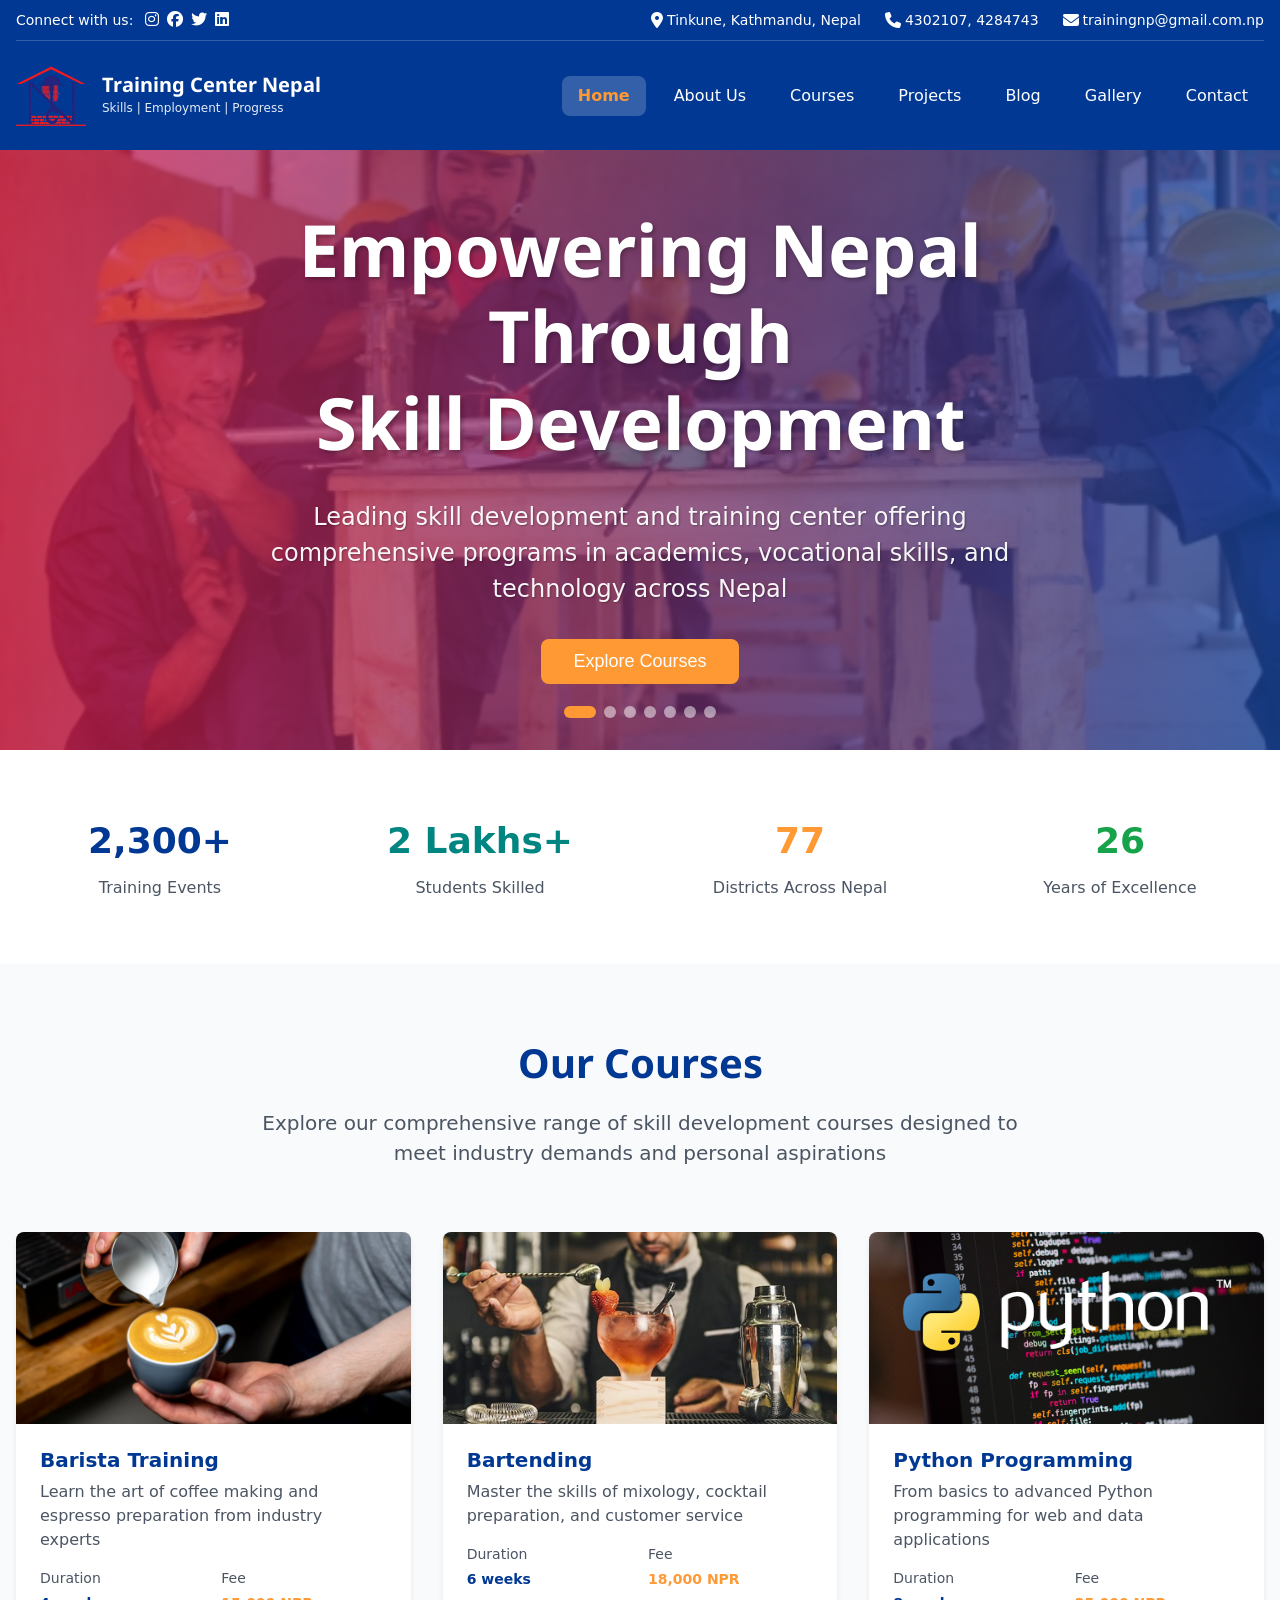
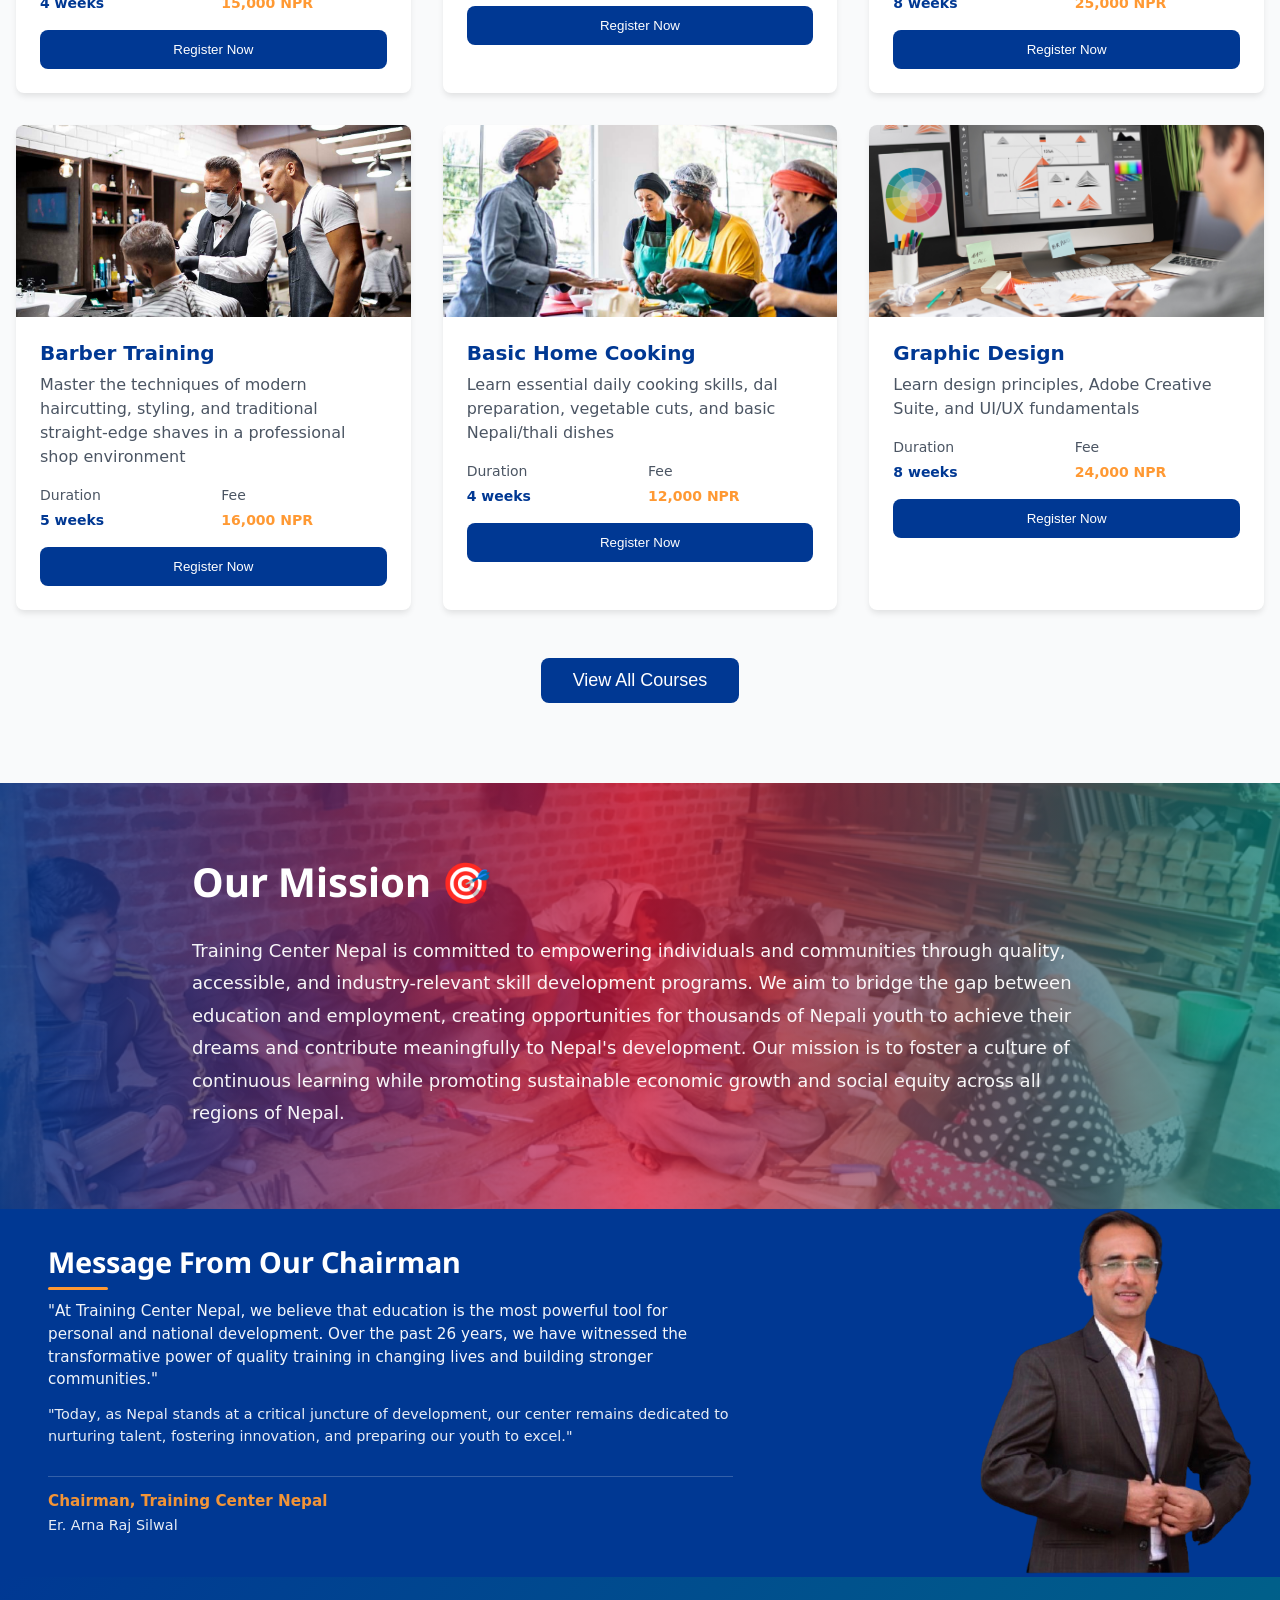
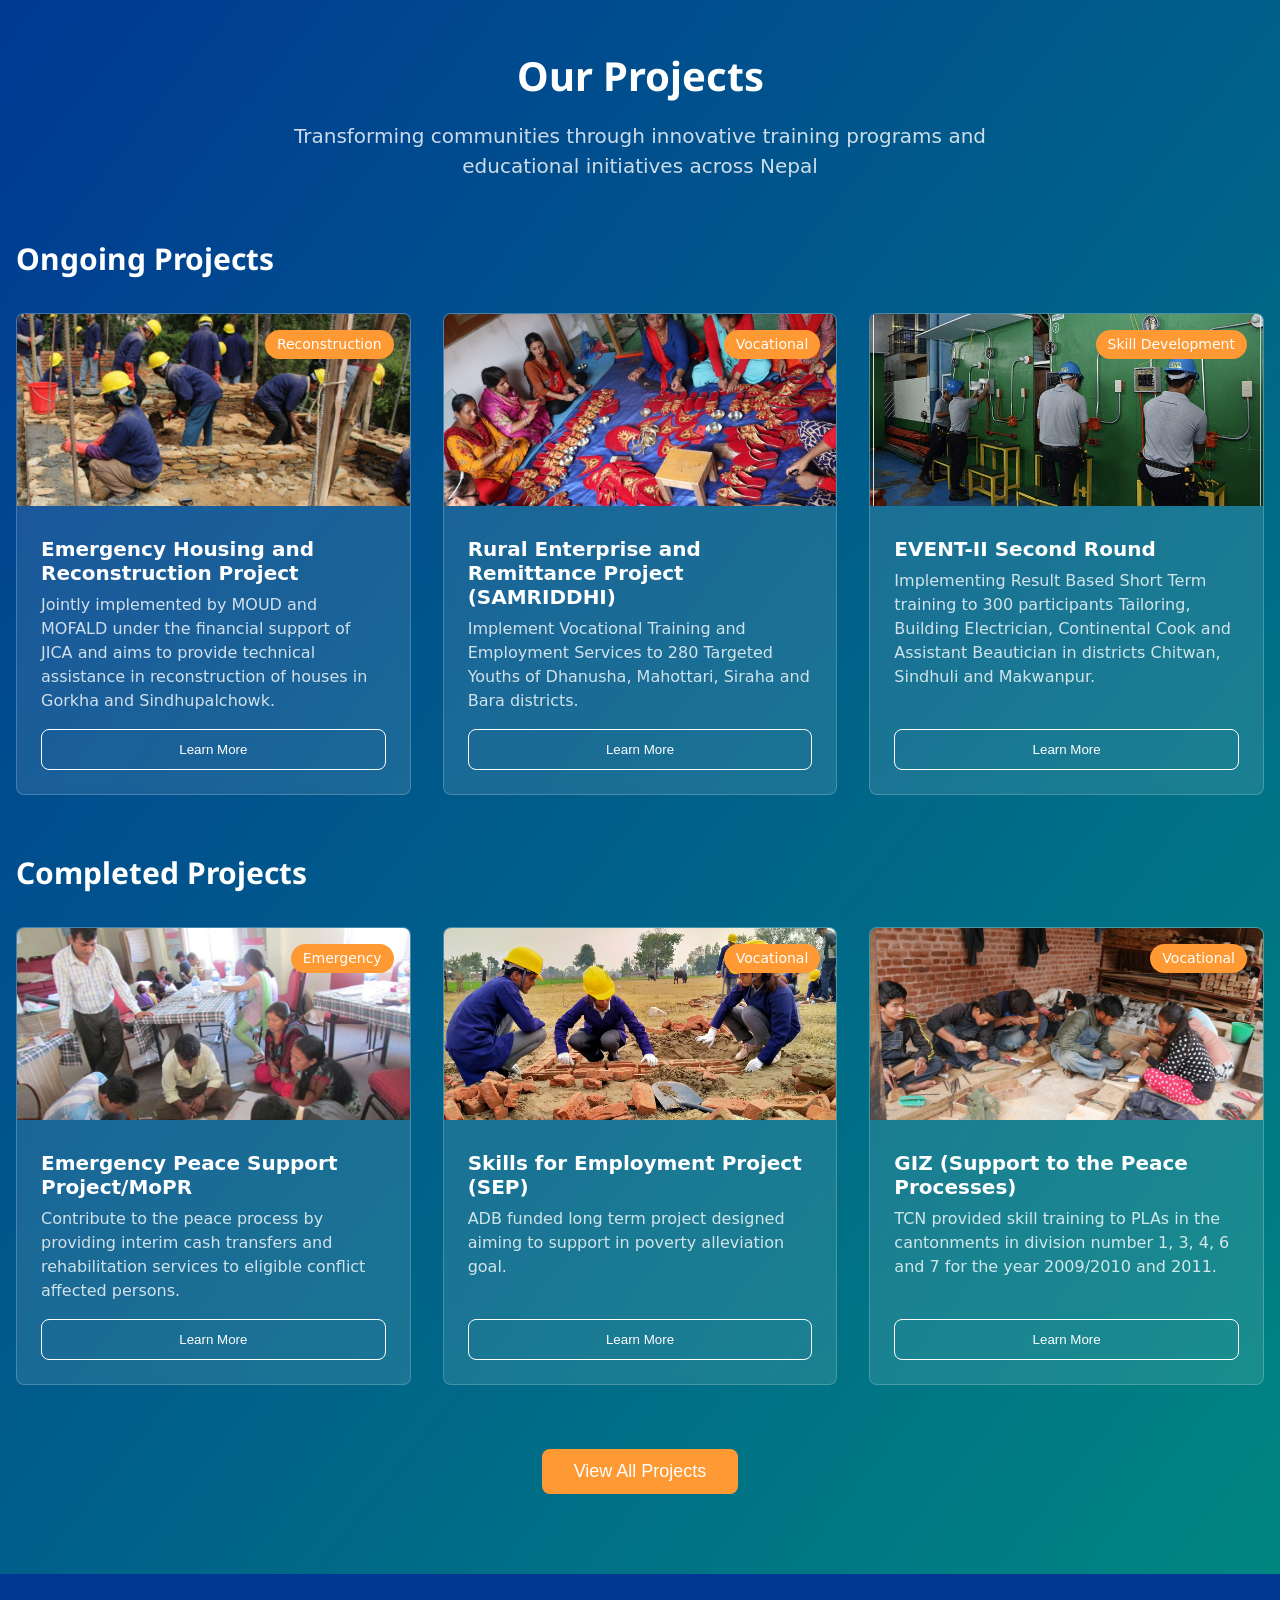
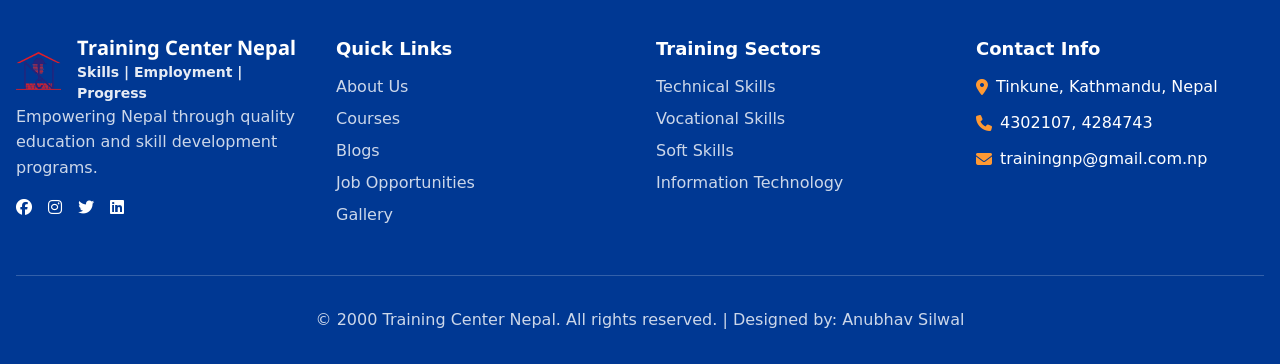
<file: index.html>
<!DOCTYPE html>
<html lang="en">
<head>
    <meta charset="UTF-8">
    <meta name="viewport" content="width=device-width, initial-scale=1.0">
    <title>:: Training Center Nepal ::</title>
    
    <!-- CSS Files -->
    <link rel="stylesheet" href="css/variables.css">
    <link rel="stylesheet" href="css/style.css">
    
    <!-- Google Fonts -->
    <link href="https://fonts.googleapis.com/css2?family=Noto+Sans+Devanagari:wght@400;500;600;700;800;900&display=swap" rel="stylesheet">
    
    <!-- Font Awesome for Icons -->
    <link rel="stylesheet" href="https://cdnjs.cloudflare.com/ajax/libs/font-awesome/6.4.0/css/all.min.css">
</head>
<body>
    <div class="site-wrapper">
        <!-- Top Navigation Bar -->
        <div class="top-nav">
            <div class="container">
                <!-- Top Row - Connect With Us -->
                <div class="top-row">
                    <div class="connect-section">
                        <span class="connect-text">Connect with us:</span>
                        <div class="social-icons">
                            <a href="#" class="social-icon" data-social="instagram"><i class="fab fa-instagram"></i></a>
                            <a href="#" class="social-icon" data-social="facebook"><i class="fab fa-facebook"></i></a>
                            <a href="#" class="social-icon" data-social="twitter"><i class="fab fa-twitter"></i></a>
                            <a href="#" class="social-icon" data-social="linkedin"><i class="fab fa-linkedin"></i></a>
                        </div>
                    </div>
                    
                    <div class="contact-info">
                        <div class="contact-item">
                            <i class="fas fa-map-marker-alt"></i>
                            <span>Tinkune, Kathmandu, Nepal</span>
                        </div>
                        <div class="contact-item">
                            <i class="fas fa-phone"></i>
                            <span>4302107, 4284743</span>
                        </div>
                        <div class="contact-item">
                            <i class="fas fa-envelope"></i>
                            <span>trainingnp@gmail.com.np</span>
                        </div>
                    </div>
                </div>
                
                <!-- Bottom Row - Logo and Navigation -->
<div class="bottom-row">
    <div class="logo-section">
        <img src="assets/images/logo.png" alt="Training Center Nepal Logo" class="logo-img">
        <div class="logo-text">
            <h1>Training Center Nepal</h1>
            <p>Skills | Employment | Progress</p>
        </div>
    </div>
    
    <nav class="main-nav">
        <a href="index.html" class="active">Home</a>
        <a href="about.html">About Us</a>
        <a href="courses.html">Courses</a>
        <a href="projects.html">Projects</a>
        <a href="blog.html">Blog</a>
        <a href="gallery.html">Gallery</a>
        <a href="contact.html">Contact</a>
    </nav>
</div>
            </div>
        </div>

        <!-- Hero Section with Carousel -->
        <section class="hero">
            <div class="carousel-container">
                <div class="carousel-slides">
                 <!-- Slides will be added by JavaScript -->
            </div>
            <div class="hero-overlay"></div>
            </div>
    
            <!-- THIS PART IS MISSING - ADD IT BACK -->
            <div class="hero-content">
                <h1 class="hero-title">
                    Empowering Nepal Through
                    <span class="block">Skill Development</span>
                </h1>
                <p class="hero-description">
                    Leading skill development and training center offering comprehensive programs in academics, vocational skills, and technology across Nepal
                </p>
                <div class="hero-buttons">
                    <a href="courses.html"><button class="btn btn-primary">Explore Courses</button></a>
                </div>
            </div>
    
            <!-- Carousel Indicators -->
            <div class="carousel-indicators"></div>
        </section>

        <!-- Statistics Section -->
        <section class="statistics">
            <div class="container">
                <div class="stats-grid">
                    <div class="stat-item">
                        <div class="stat-number blue">2,300+</div>
                        <div class="stat-label">Training Events</div>
                    </div>
                    <div class="stat-item">
                        <div class="stat-number teal">2 Lakhs+</div>
                        <div class="stat-label">Students Skilled</div>
                    </div>
                    <div class="stat-item">
                        <div class="stat-number kesari">77</div>
                        <div class="stat-label">Districts Across Nepal</div>
                    </div>
                    <div class="stat-item">
                        <div class="stat-number green">26</div>
                        <div class="stat-label">Years of Excellence</div>
                    </div>
                </div>
            </div>
        </section>

        <!-- Courses Section -->
        <section class="courses">
            <div class="container">
                <div class="section-header">
                    <h2 class="section-title">Our Courses</h2>
                    <p class="section-description">
                        Explore our comprehensive range of skill development courses designed to meet industry demands and personal aspirations
                    </p>
                </div>
                
                <div class="courses-grid" id="courses-grid">
                    <!-- Courses will be loaded by JavaScript -->
                </div>
                
                <div class="text-center">
                    <a href="courses.html"><button class="btn btn-secondary">View All Courses</button></a>
                </div>
            </div>
        </section>

        <!-- Mission Section -->
        <section class="mission">
            <div class="mission-bg">
                <div class="mission-overlay"></div>
                <div class="container">
                    <div class="mission-content">
                        <h2 class="mission-title">Our Mission 🎯</h2>
                        <p class="mission-text">
                            Training Center Nepal is committed to empowering individuals and communities through quality, accessible, and 
                            industry-relevant skill development programs. We aim to bridge the gap between education and employment, creating 
                            opportunities for thousands of Nepali youth to achieve their dreams and contribute meaningfully to Nepal's development. 
                            Our mission is to foster a culture of continuous learning while promoting sustainable economic growth and social equity across all regions of Nepal.
                        </p>
                    </div>
                </div>
            </div>
        </section>

        <!-- Director's Message -->
<section class="director-message">
    <div class="container">
        <div class="director-grid">
            <div class="director-text">
                <h2 class="director-title">Message From Our Chairman</h2>
                <div class="message-content">
                    <p>"At Training Center Nepal, we believe that education is the most powerful tool for personal and national development. Over the past 26 years, we have witnessed the transformative power of quality training in changing lives and building stronger communities."</p>
                    <p>"Today, as Nepal stands at a critical juncture of development, our center remains dedicated to nurturing talent, fostering innovation, and preparing our youth to excel."</p>
                    <div class="director-signature">
                        <p class="director-name">Chairman, Training Center Nepal</p>
                        <p class="director-nepali">Er. Arna Raj Silwal</p>
                    </div>
                </div>
            </div>
            <div class="director-image-container">
                <!-- Pure image without any gradient overlays -->
            </div>
        </div>
    </div>
</section>

        <!-- Projects Section -->
        <section class="projects">
            <div class="container">
                <div class="section-header light">
                    <h2 class="section-title">Our Projects</h2>
                    <p class="section-description">
                        Transforming communities through innovative training programs and educational initiatives across Nepal
                    </p>
                </div>
                
                <div class="projects-ongoing">
                    <h3 class="projects-subtitle">Ongoing Projects</h3>
                    <div class="projects-grid" id="ongoing-projects"></div>
                </div>
                
                <div class="projects-completed">
                    <h3 class="projects-subtitle">Completed Projects</h3>
                    <div class="projects-grid" id="completed-projects"></div>
                </div>
                
                <div class="text-center">
                    <button class="btn btn-primary">View All Projects</button>
                </div>
            </div>
        </section>

        <!-- Footer -->
        <footer class="footer">
            <div class="container">
                <div class="footer-grid">
                    <div class="footer-about">
                        <div class="footer-logo">
                            <img src="assets/images/logo.png" alt="Training Center Nepal Logo" class="footer-logo-img">
                            <div>
                                <h3 class="footer-title">Training Center Nepal</h3>
                                <p class="footer-subtitle"><b>Skills | Employment | Progress</b></p>
                            </div>
                        </div>
                        <p class="footer-text">Empowering Nepal through quality education and skill development programs.</p>
                        <div class="footer-social">
    <a href="#" class="social-link" data-social="facebook"><i class="fab fa-facebook"></i></a>
    <a href="#" class="social-link" data-social="instagram"><i class="fab fa-instagram"></i></a>
    <a href="#" class="social-link" data-social="twitter"><i class="fab fa-twitter"></i></a>
    <a href="#" class="social-link" data-social="linkedin"><i class="fab fa-linkedin"></i></a>
</div>
                    </div>
                    
                    <div class="footer-links">
                        <h4 class="footer-heading">Quick Links</h4>
                        <ul class="footer-menu">
                            <li><a href="#">About Us</a></li>
                            <li><a href="#">Courses</a></li>
                            <li><a href="#">Blogs</a></li>
                            <li><a href="#">Job Opportunities</a></li>
                            <li><a href="#">Gallery</a></li>
                        </ul>
                    </div>
                    
                    <div class="footer-links">
                        <h4 class="footer-heading">Training Sectors</h4>
                        <ul class="footer-menu">
                            <li><a href="#">Technical Skills</a></li>
                            <li><a href="#">Vocational Skills</a></li>
                            <li><a href="#">Soft Skills</a></li>
                            <li><a href="#">Information Technology</a></li>
                            <li><a href="#"></a></li>
                        </ul>
                    </div>
                    
                    <div class="footer-contact">
                        <h4 class="footer-heading">Contact Info</h4>
                        <div class="contact-details">
                            <div class="contact-row">
                                <i class="fas fa-map-marker-alt kesari"></i>
                                <span>Tinkune, Kathmandu, Nepal</span>
                            </div>
                            <div class="contact-row">
                                <i class="fas fa-phone kesari"></i>
                                <span>4302107, 4284743</span>
                            </div>
                            <div class="contact-row">
                                <i class="fas fa-envelope kesari"></i>
                                <span>trainingnp@gmail.com.np</span>
                            </div>
                        </div>
                    </div>
                </div>
                
                <div class="footer-bottom">
                    <p>© 2000 Training Center Nepal. All rights reserved. | Designed by: Anubhav Silwal</p>
                </div>
            </div>
        </footer>
    </div>

    <!-- JavaScript -->
    <script src="js/main.js"></script>
</body>
</html>
</file>
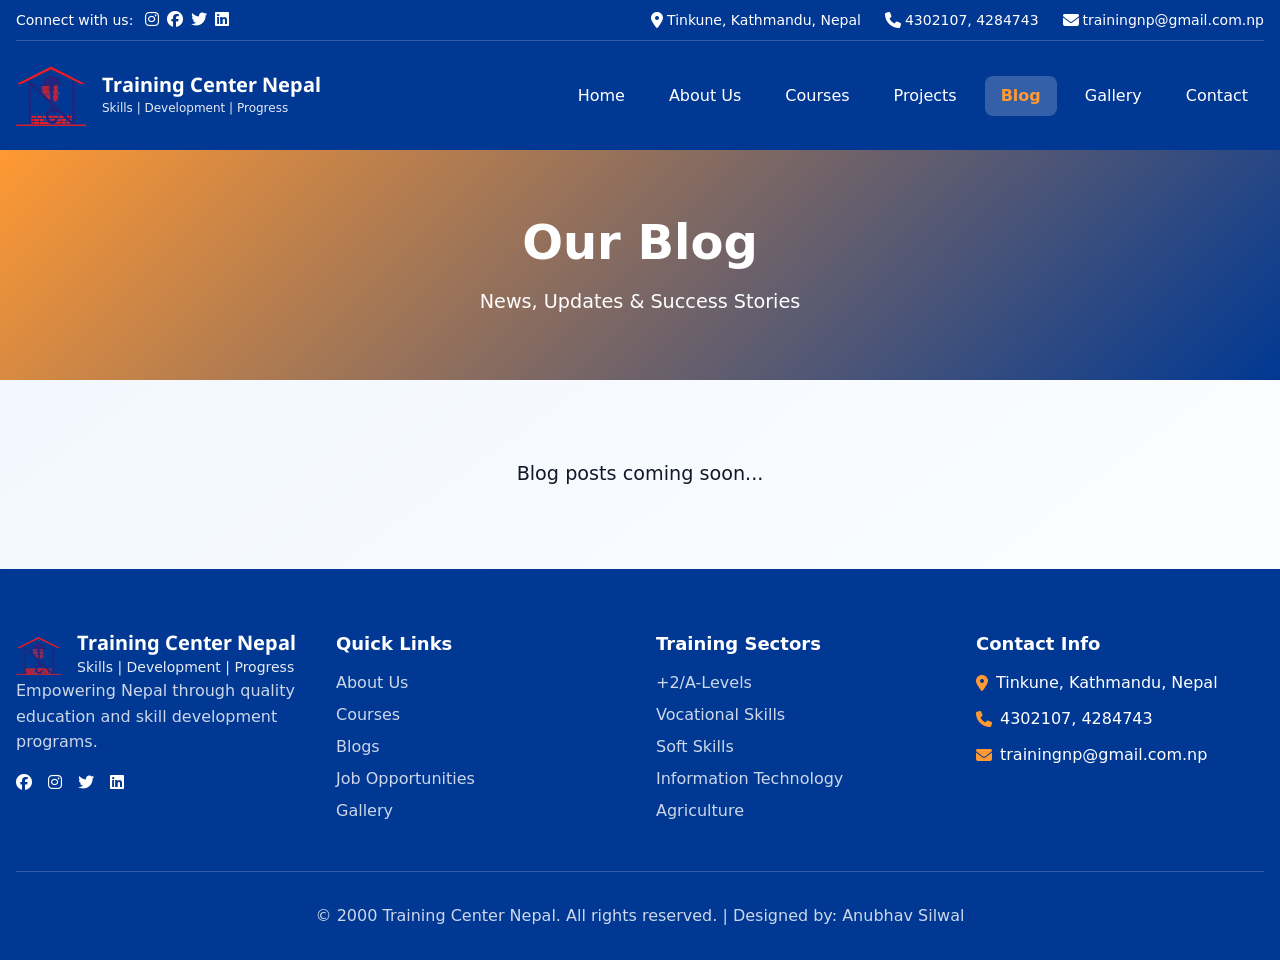
<file: blog.html>
<!DOCTYPE html>
<html lang="en">
<head>
    <meta charset="UTF-8">
    <meta name="viewport" content="width=device-width, initial-scale=1.0">
    <title>Blog - Training Center Nepal</title>
    
    <!-- CSS Files -->
    <link rel="stylesheet" href="css/variables.css">
    <link rel="stylesheet" href="css/style.css">
    
    <!-- Google Fonts -->
    <link href="https://fonts.googleapis.com/css2?family=Noto+Sans+Devanagari:wght@400;500;600;700;800;900&display=swap" rel="stylesheet">
    
    <!-- Font Awesome -->
    <link rel="stylesheet" href="https://cdnjs.cloudflare.com/ajax/libs/font-awesome/6.4.0/css/all.min.css">
</head>
<body>
    <div class="site-wrapper">
        <!-- Top Navigation Bar (copy from index.html, change active class) -->
        <div class="top-nav">
            <div class="container">
                <div class="top-row">
                    <div class="connect-section">
                        <span class="connect-text">Connect with us:</span>
                        <div class="social-icons">
                            <a href="#" class="social-icon" data-social="instagram"><i class="fab fa-instagram"></i></a>
                            <a href="#" class="social-icon" data-social="facebook"><i class="fab fa-facebook"></i></a>
                            <a href="#" class="social-icon" data-social="twitter"><i class="fab fa-twitter"></i></a>
                            <a href="#" class="social-icon" data-social="linkedin"><i class="fab fa-linkedin"></i></a>
                        </div>
                    </div>
                    
                    <div class="contact-info">
                        <div class="contact-item">
                            <i class="fas fa-map-marker-alt"></i>
                            <span>Tinkune, Kathmandu, Nepal</span>
                        </div>
                        <div class="contact-item">
                            <i class="fas fa-phone"></i>
                            <span>4302107, 4284743</span>
                        </div>
                        <div class="contact-item">
                            <i class="fas fa-envelope"></i>
                            <span>trainingnp@gmail.com.np</span>
                        </div>
                    </div>
                </div>
                
                <div class="bottom-row">
                    <div class="logo-section">
                        <img src="assets/images/logo.png" alt="Training Center Nepal Logo" class="logo-img">
                        <div class="logo-text">
                            <h1>Training Center Nepal</h1>
                            <p>Skills | Development | Progress</p>
                        </div>
                    </div>
                    
                    <nav class="main-nav">
                        <a href="index.html">Home</a>
                        <a href="about.html">About Us</a>
                        <a href="courses.html">Courses</a>
                        <a href="projects.html">Projects</a>
                        <a href="blog.html" class="active">Blog</a>
                        <a href="gallery.html">Gallery</a>
                        <a href="contact.html">Contact</a>
                    </nav>
                </div>
            </div>
        </div>

        <!-- Page Header -->
        <section class="page-header" style="background: linear-gradient(135deg, var(--kesari), var(--nepal-blue)); padding: 4rem 0; text-align: center; color: white;">
            <div class="container">
                <h1 style="font-size: 3rem; margin-bottom: 1rem;">Our Blog</h1>
                <p style="font-size: 1.2rem;">News, Updates & Success Stories</p>
            </div>
        </section>

        <!-- Blog Content -->
        <section class="blog-section" style="padding: 5rem 0;">
            <div class="container">
                <p style="text-align: center; font-size: 1.2rem;">Blog posts coming soon...</p>
            </div>
        </section>

        <!-- Footer -->
        <footer class="footer">
            <div class="container">
                <div class="footer-grid">
                    <div class="footer-about">
                        <div class="footer-logo">
                            <img src="assets/images/logo.png" alt="Training Center Nepal Logo" class="footer-logo-img">
                            <div>
                                <h3 class="footer-title">Training Center Nepal</h3>
                                <p class="footer-subtitle">Skills | Development | Progress</p>
                            </div>
                        </div>
                        <p class="footer-text">Empowering Nepal through quality education and skill development programs.</p>
                        <div class="footer-social">
                            <a href="#" class="social-link" data-social="facebook"><i class="fab fa-facebook"></i></a>
                            <a href="#" class="social-link" data-social="instagram"><i class="fab fa-instagram"></i></a>
                            <a href="#" class="social-link" data-social="twitter"><i class="fab fa-twitter"></i></a>
                            <a href="#" class="social-link" data-social="linkedin"><i class="fab fa-linkedin"></i></a>
                        </div>
                    </div>
                    
                    <div class="footer-links">
                        <h4 class="footer-heading">Quick Links</h4>
                        <ul class="footer-menu">
                            <li><a href="#">About Us</a></li>
                            <li><a href="#">Courses</a></li>
                            <li><a href="#">Blogs</a></li>
                            <li><a href="#">Job Opportunities</a></li>
                            <li><a href="#">Gallery</a></li>
                        </ul>
                    </div>
                    
                    <div class="footer-links">
                        <h4 class="footer-heading">Training Sectors</h4>
                        <ul class="footer-menu">
                            <li><a href="#">+2/A-Levels</a></li>
                            <li><a href="#">Vocational Skills</a></li>
                            <li><a href="#">Soft Skills</a></li>
                            <li><a href="#">Information Technology</a></li>
                            <li><a href="#">Agriculture</a></li>
                        </ul>
                    </div>
                    
                    <div class="footer-contact">
                        <h4 class="footer-heading">Contact Info</h4>
                        <div class="contact-details">
                            <div class="contact-row">
                                <i class="fas fa-map-marker-alt kesari"></i>
                                <span>Tinkune, Kathmandu, Nepal</span>
                            </div>
                            <div class="contact-row">
                                <i class="fas fa-phone kesari"></i>
                                <span>4302107, 4284743</span>
                            </div>
                            <div class="contact-row">
                                <i class="fas fa-envelope kesari"></i>
                                <span>trainingnp@gmail.com.np</span>
                            </div>
                        </div>
                    </div>
                </div>
                
                <div class="footer-bottom">
                    <p>© 2000 Training Center Nepal. All rights reserved. | Designed by: Anubhav Silwal</p>
                </div>
            </div>
        </footer>
    </div>

    <script src="js/main.js"></script>
</body>
</html>
</file>
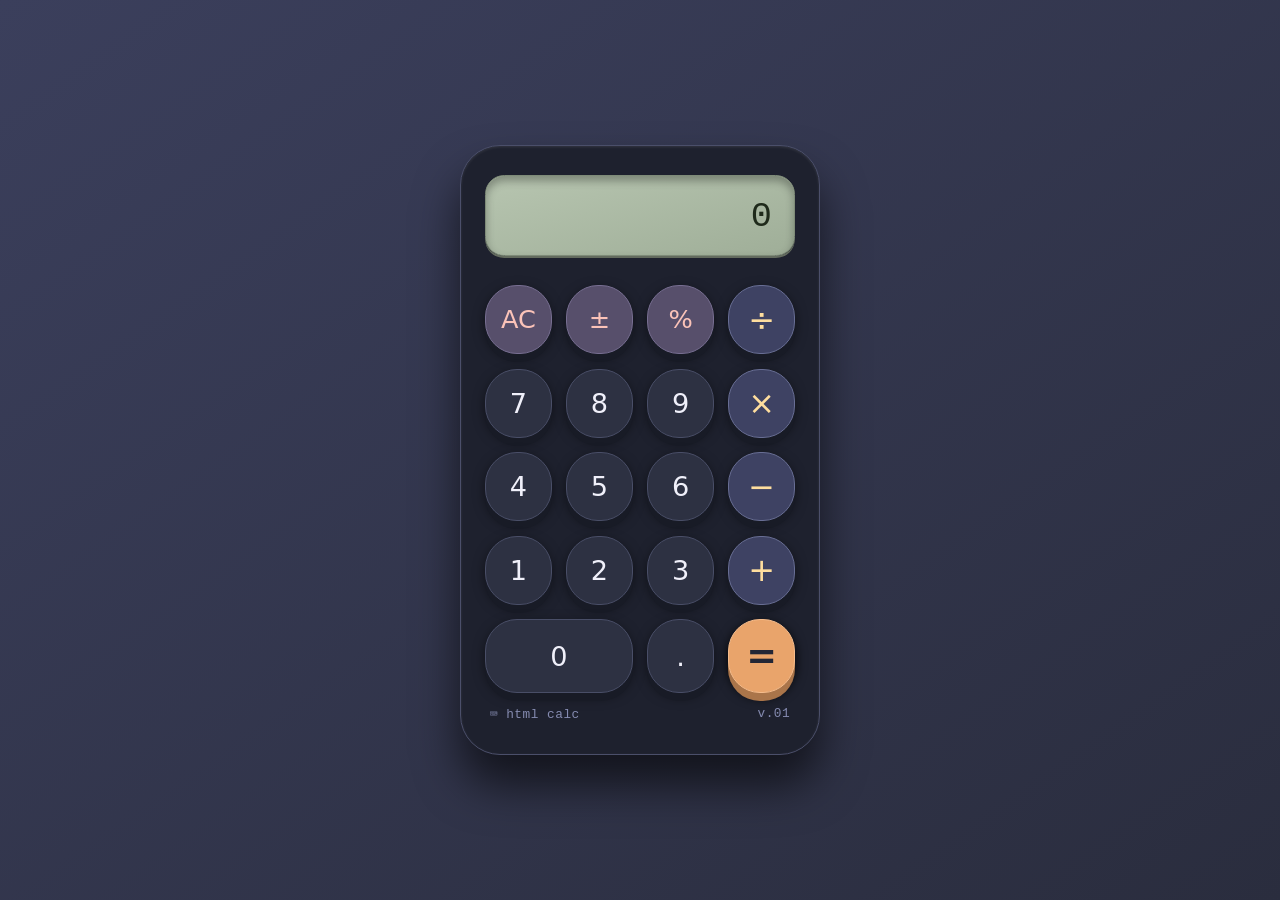
<file: calculator.html>
<!DOCTYPE html>
<html lang="en">
<head>
    <meta charset="UTF-8">
    <meta name="viewport" content="width=device-width, initial-scale=1.0">
    <title>classic · calculator</title>
    <style>
        * {
            box-sizing: border-box;
            font-family: 'Segoe UI', Roboto, system-ui, -apple-system, sans-serif;
        }
        body {
            background: linear-gradient(145deg, #3b3f5c 0%, #2a2d3e 100%);
            min-height: 100vh;
            margin: 0;
            display: flex;
            justify-content: center;
            align-items: center;
        }
        .calc-container {
            background-color: #1e212e;
            border-radius: 2.5rem;
            padding: 1.8rem 1.5rem 2rem 1.5rem;
            box-shadow: 0 30px 45px rgba(0,0,0,0.6), inset 0 1px 3px rgba(255,255,255,0.1);
            width: 360px;
            border: 1px solid #4b4f6a;
        }
        .display {
            background: #a2af9c;
            background: linear-gradient(165deg, #b7c5b0, #9fae98);
            border-radius: 1.2rem;
            padding: 1.2rem 1.2rem 1rem 1.2rem;
            margin-bottom: 1.8rem;
            box-shadow: inset 0 5px 8px rgba(0,0,0,0.3), 0 2px 0 #636b5e;
            border: 1px solid #7e8b78;
        }
        #calculation {
            width: 100%;
            background: transparent;
            border: none;
            outline: none;
            font-size: 2.2rem;
            font-weight: 500;
            text-align: right;
            color: #1f2a1b;
            letter-spacing: 1px;
            font-family: 'Courier New', 'Fira Code', monospace;
            caret-color: #3b5234;
            line-height: 1.2;
        }
        #calculation::placeholder {
            color: #4b6243;
            opacity: 0.5;
            font-size: 1.5rem;
        }
        .button-grid {
            display: grid;
            grid-template-columns: repeat(4, 1fr);
            gap: 0.9rem;
        }
        .btn {
            background: #2d3142;
            border: none;
            border-radius: 2rem;
            padding: 1.1rem 0.2rem;
            font-size: 1.7rem;
            font-weight: 500;
            color: #f0f0fa;
            box-shadow: 0 8px 0 #181b26, 0 4px 12px rgba(0,0,0,0.5);
            cursor: pointer;
            transition: all 0.07s ease;
            display: flex;
            align-items: center;
            justify-content: center;
            border: 1px solid #494e67;
            line-height: 1;
        }
        .btn:active {
            transform: translateY(6px);
            box-shadow: 0 2px 0 #181b26;
        }
        .operator {
            background: #3e4263;
            color: #ffde9e;
            font-size: 2rem;
            border-color: #686e94;
        }
        .equals {
            background: #e9a46b;
            color: #232635;
            font-size: 2.3rem;
            font-weight: 600;
            box-shadow: 0 8px 0 #aa754a, 0 4px 12px black;
            border-color: #f5bc8c;
        }
        .equals:active {
            transform: translateY(6px);
            box-shadow: 0 2px 0 #aa754a;
        }
        .clear {
            background: #574f6b;
            color: #fbc3b8;
            font-size: 1.6rem;
            font-weight: 400;
            border-color: #776e91;
        }
        .zero {
            grid-column: span 2;
        }
        .btn:focus-visible {
            outline: 2px solid #ffcba4;
            outline-offset: 2px;
        }
        /* tiny history indicator */
        .brand {
            display: flex;
            justify-content: space-between;
            margin-top: 0.8rem;
            padding: 0 0.3rem;
            color: #858bb0;
            font-size: 0.8rem;
            letter-spacing: 0.5px;
        }
        .brand span {
            font-family: 'Courier New', monospace;
            font-weight: 300;
        }
    </style>
</head>
<body>
    <div class="calc-container" role="main" aria-label="calculator">
        <!-- display screen -->
        <div class="display">
            <input type="text" id="calculation" readonly placeholder="0" value="0" aria-label="calculation result">
        </div>

        <!-- button grid -->
        <div class="button-grid">
            <!-- first row -->
            <button class="btn clear" id="clear-all" aria-label="clear all">AC</button>
            <button class="btn clear" id="sign" aria-label="change sign">±</button>
            <button class="btn clear" id="percent" aria-label="percentage">%</button>
            <button class="btn operator" id="divide" aria-label="divide">÷</button>

            <!-- second row -->
            <button class="btn" id="7">7</button>
            <button class="btn" id="8">8</button>
            <button class="btn" id="9">9</button>
            <button class="btn operator" id="multiply" aria-label="multiply">×</button>

            <!-- third row -->
            <button class="btn" id="4">4</button>
            <button class="btn" id="5">5</button>
            <button class="btn" id="6">6</button>
            <button class="btn operator" id="subtract" aria-label="subtract">−</button>

            <!-- fourth row -->
            <button class="btn" id="1">1</button>
            <button class="btn" id="2">2</button>
            <button class="btn" id="3">3</button>
            <button class="btn operator" id="add" aria-label="add">+</button>

            <!-- fifth row: zero spans two, dot & equals -->
            <button class="btn zero" id="0">0</button>
            <button class="btn" id="dot">.</button>
            <button class="btn equals" id="equals" aria-label="equals">=</button>
        </div>

        <!-- subtle decorative line -->
        <div class="brand">
            <span>⌨️ html calc</span>
            <span>v.01</span>
        </div>
    </div>

    <script>
        (function() {
            // --- strict calculator logic ---
            const display = document.getElementById('calculation');
            
            // current state
            let currentInput = '0';           // what's shown on display
            let previousOperand = null;
            let pendingOperator = null;
            let shouldResetDisplay = false;   // flag to start new operand after operator or equals

            // helper to update input field
            function updateDisplay(value) {
                display.value = value.slice(0, 14);    // limit width (14 chars fits nicely)
            }

            // sanitize & parse float, but keep integer look if possible
            function formatNumber(value) {
                const num = parseFloat(value);
                if (isNaN(num)) return '0';
                // if integer, don't show .0
                return Number.isInteger(num) ? num.toString() : num.toString();
            }

            // basic arithmetic (avoid eval)
            function calculate(left, right, operator) {
                const a = parseFloat(left);
                const b = parseFloat(right);
                if (isNaN(a) || isNaN(b)) return '0';

                let result;
                switch (operator) {
                    case '+': result = a + b; break;
                    case '−': result = a - b; break;
                    case '-': result = a - b; break;   // fallback
                    case '×': result = a * b; break;
                    case '*': result = a * b; break;
                    case '÷': 
                        if (b === 0) return 'error';    // division by zero
                        result = a / b; 
                        break;
                    case '/': 
                        if (b === 0) return 'error';
                        result = a / b; 
                        break;
                    default: return b.toString();       // fallback: just return right operand
                }
                // avoid floating point noise (limit decimals)
                return formatNumber(result.toFixed(8));
            }

            // handle number / decimal input
            function inputDigit(digit) {
                if (shouldResetDisplay) {
                    currentInput = '';
                    shouldResetDisplay = false;
                }
                // avoid multiple leading zeros unless it's "0."
                if (digit === '.' && currentInput.includes('.')) return; // already has dot
                if (digit === '.' && (currentInput === '' || currentInput === '0')) {
                    currentInput = '0.';
                    updateDisplay(currentInput);
                    return;
                }
                // prevent more than one leading zero
                if (digit !== '.' && currentInput === '0') {
                    currentInput = digit;
                } else {
                    currentInput += digit;
                }
                // limit total length (prevent overflow)
                if (currentInput.length > 14) {
                    currentInput = currentInput.slice(0, 14);
                }
                updateDisplay(currentInput);
            }

            // operator pressed
            function handleOperator(op) {
                const currentVal = display.value;   // always read from sanitized display

                // if we have a pending operator and we are not just resetting, compute previous
                if (pendingOperator !== null && !shouldResetDisplay) {
                    // evaluate previous expression
                    const result = calculate(previousOperand, currentVal, pendingOperator);
                    if (result === 'error') {
                        display.value = 'ERR';
                        currentInput = '0';
                        previousOperand = null;
                        pendingOperator = null;
                        shouldResetDisplay = true;
                        return;
                    }
                    previousOperand = result;
                    currentInput = result;
                    updateDisplay(result);
                } else {
                    // no pending operator: store current display as left operand
                    previousOperand = display.value;
                }

                // set new operator, reset input for next number
                pendingOperator = op;
                shouldResetDisplay = true;
            }

            // equals: compute final
            function handleEquals() {
                if (pendingOperator === null || previousOperand === null) {
                    return; // nothing to do
                }

                const currentVal = display.value;
                const result = calculate(previousOperand, currentVal, pendingOperator);

                if (result === 'error') {
                    display.value = 'ERR';
                    currentInput = '0';
                    previousOperand = null;
                    pendingOperator = null;
                    shouldResetDisplay = true;
                    return;
                }

                // show result, set as current input, clear pending
                currentInput = result;
                updateDisplay(result);
                previousOperand = null;
                pendingOperator = null;
                shouldResetDisplay = true;   // next digit starts fresh
            }

            // clear everything (AC)
            function allClear() {
                currentInput = '0';
                previousOperand = null;
                pendingOperator = null;
                shouldResetDisplay = false;
                updateDisplay('0');
            }

            // sign change (+/-)
            function toggleSign() {
                if (display.value === '0' || display.value === 'ERR') return;
                let num = parseFloat(display.value);
                if (isNaN(num)) return;
                num = num * -1;
                currentInput = formatNumber(num);
                updateDisplay(currentInput);
            }

            // percent: divide by 100
            function percent() {
                if (display.value === 'ERR') return;
                let num = parseFloat(display.value);
                if (isNaN(num)) return;
                num = num / 100;
                currentInput = formatNumber(num);
                updateDisplay(currentInput);
                // pressing % usually doesn't affect pending operator state,
                // but we set shouldResetDisplay = false? No, we treat it as modifying current, next digit should replace.
                shouldResetDisplay = true;   // better: after percent, start new number (like typical calculators)
            }

            // handle keyboard input (extra)
            function handleKeyDown(e) {
                const key = e.key;
                e.preventDefault();   // avoid page zoom etc.

                if (key >= '0' && key <= '9') {
                    inputDigit(key);
                } else if (key === '.') {
                    inputDigit('.');
                } else if (key === '+' || key === '加') { // some keyboards
                    handleOperator('+');
                } else if (key === '-') {
                    handleOperator('−');
                } else if (key === '*') {
                    handleOperator('×');
                } else if (key === '/') {
                    handleOperator('÷');
                } else if (key === 'Enter' || key === '=') {
                    handleEquals();
                } else if (key === 'Escape') {
                    allClear();
                } else if (key === '%') {
                    percent();
                } else if (key === '±' || (key === '_' && e.shiftKey)) {
                    toggleSign();
                } else if (key === 'Backspace') {
                    // extra: backspace not part of original design, but can be nice
                    if (shouldResetDisplay) return;
                    if (currentInput.length > 1) {
                        currentInput = currentInput.slice(0, -1);
                    } else {
                        currentInput = '0';
                    }
                    updateDisplay(currentInput);
                }
            }

            // set up button listeners
            document.querySelectorAll('.btn').forEach(button => {
                button.addEventListener('click', (e) => {
                    const btn = e.currentTarget;
                    const id = btn.id;

                    // numbers and dot (use id)
                    if (id === '0' || id === '1' || id === '2' || id === '3' || id === '4' ||
                        id === '5' || id === '6' || id === '7' || id === '8' || id === '9') {
                        inputDigit(id);
                    } else if (id === 'dot') {
                        inputDigit('.');
                    } else if (id === 'add') {
                        handleOperator('+');
                    } else if (id === 'subtract') {
                        handleOperator('−');
                    } else if (id === 'multiply') {
                        handleOperator('×');
                    } else if (id === 'divide') {
                        handleOperator('÷');
                    } else if (id === 'equals') {
                        handleEquals();
                    } else if (id === 'clear-all') {
                        allClear();
                    } else if (id === 'sign') {
                        toggleSign();
                    } else if (id === 'percent') {
                        percent();
                    }
                });
            });

            // optional: keyboard support
            window.addEventListener('keydown', (e) => {
                // only for keys we care about, prevent default for calc keys
                const relevantKeys = ['0','1','2','3','4','5','6','7','8','9','.','+','-','*','/','%','Enter','=','Escape','Backspace'];
                if (relevantKeys.includes(e.key) || e.key === '±' || e.key === '_' ) {
                    handleKeyDown(e);
                }
            });

            // initialize display
            updateDisplay('0');
        })();
    </script>
</body>
</html>
</file>
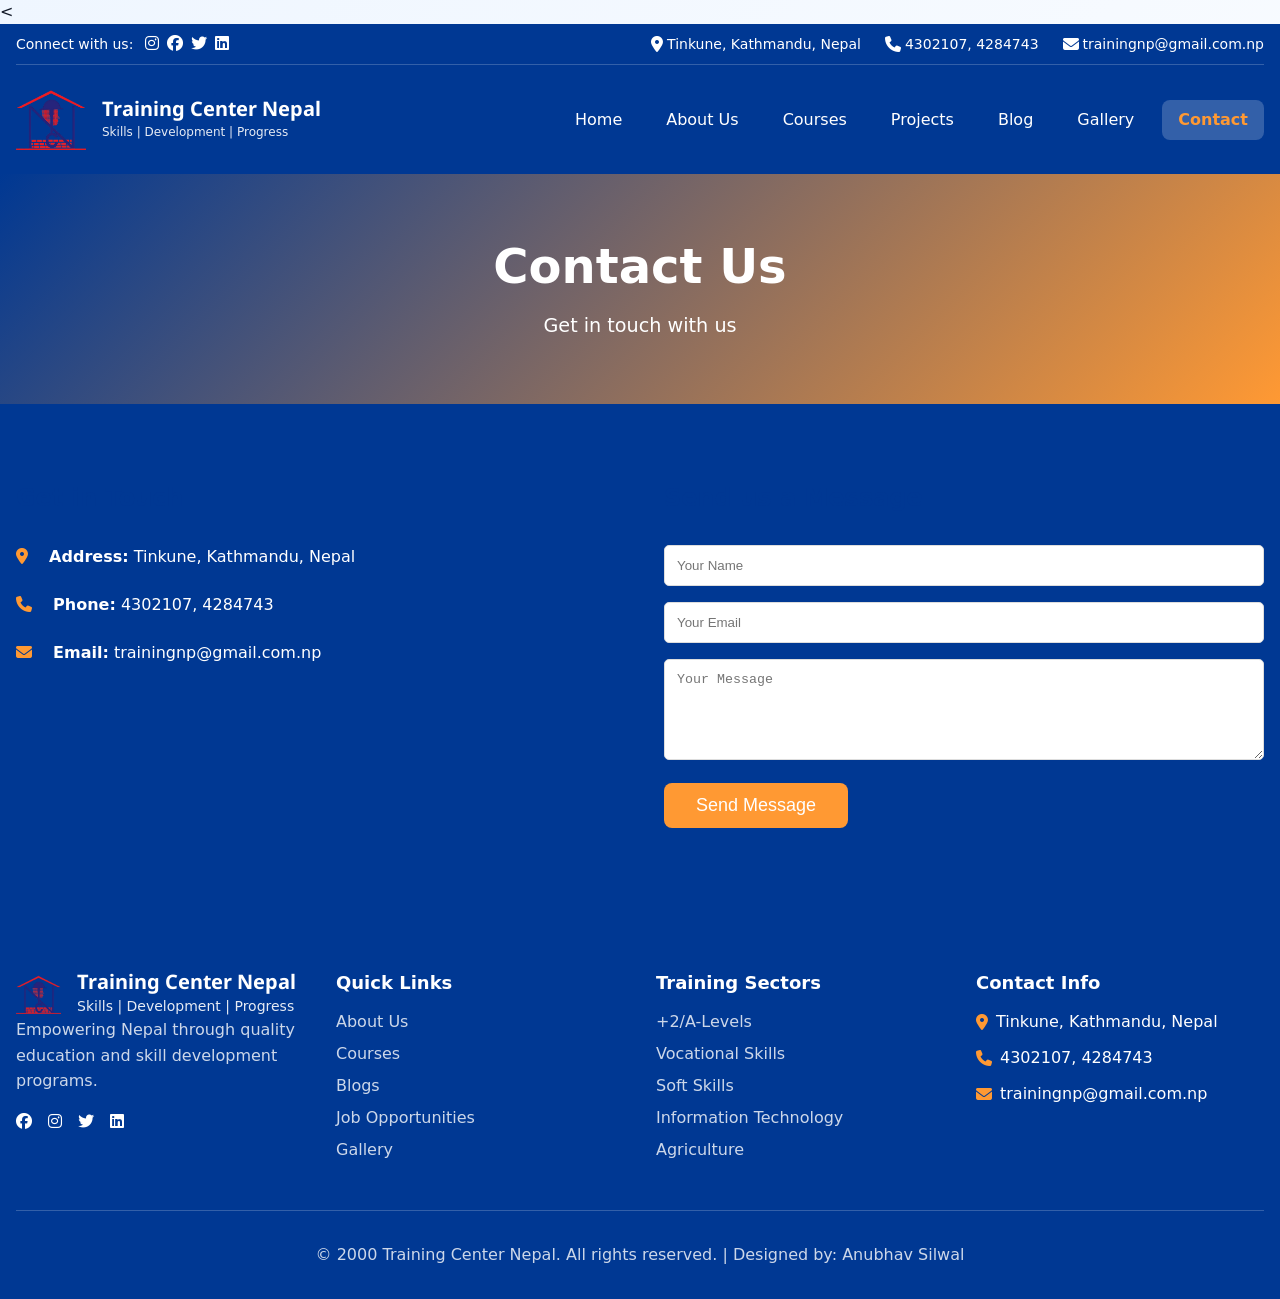
<file: contact.html>
<!DOCTYPE html>
<html lang="en">
<head>
    <meta charset="UTF-8">
    <meta name="viewport" content="width=device-width, initial-scale=1.0">
    <title>Contact Us - Training Center Nepal</title>
    
    <!-- CSS Files -->
    <link rel="stylesheet" href="css/variables.css">
    <link rel="stylesheet" href="css/style.css">
    
    <!-- Google Fonts -->
    <link href="https://fonts.googleapis.com/css2?family=Noto+Sans+Devanagari:wght@400;500;600;700;800;900&display=swap" rel="stylesheet">
    
    <!-- Font Awesome -->
    <link rel="stylesheet" href="https://cdnjs.cloudflare.com/ajax/libs/font-awesome/6.4.0/css/all.min.css">
</head>
<body>
    <div class="site-wrapper">
        <<!-- Top Navigation Bar -->
        <div class="top-nav">
            <div class="container">
                <!-- Top Row - Connect With Us -->
                <div class="top-row">
                    <div class="connect-section">
                        <span class="connect-text">Connect with us:</span>
                        <div class="social-icons">
                            <a href="#" class="social-icon" data-social="instagram"><i class="fab fa-instagram"></i></a>
                            <a href="#" class="social-icon" data-social="facebook"><i class="fab fa-facebook"></i></a>
                            <a href="#" class="social-icon" data-social="twitter"><i class="fab fa-twitter"></i></a>
                            <a href="#" class="social-icon" data-social="linkedin"><i class="fab fa-linkedin"></i></a>
                        </div>
                    </div>
                    
                    <div class="contact-info">
                        <div class="contact-item">
                            <i class="fas fa-map-marker-alt"></i>
                            <span>Tinkune, Kathmandu, Nepal</span>
                        </div>
                        <div class="contact-item">
                            <i class="fas fa-phone"></i>
                            <span>4302107, 4284743</span>
                        </div>
                        <div class="contact-item">
                            <i class="fas fa-envelope"></i>
                            <span>trainingnp@gmail.com.np</span>
                        </div>
                    </div>
                </div>
                
                <!-- Bottom Row - Logo and Navigation -->
                <div class="bottom-row">
                    <div class="logo-section">
                        <img src="assets/images/logo.png" alt="Training Center Nepal Logo" class="logo-img">
                        <div class="logo-text">
                            <h1>Training Center Nepal</h1>
                            <p>Skills | Development | Progress</p>
                        </div>
                    </div>
                    
                    <nav class="main-nav">
                        <a href="index.html">Home</a>
                        <a href="about.html">About Us</a>
                        <a href="courses.html">Courses</a>
                        <a href="projects.html">Projects</a>
                        <a href="blog.html">Blog</a>
                        <a href="gallery.html">Gallery</a>
                        <a href="contact.html" class="active">Contact</a>
                    </nav>
                </div>
            </div>

        <!-- Page Header -->
        <section class="page-header" style="background: linear-gradient(135deg, var(--nepal-blue), var(--kesari)); padding: 4rem 0; text-align: center; color: white;">
            <div class="container">
                <h1 style="font-size: 3rem; margin-bottom: 1rem;">Contact Us</h1>
                <p style="font-size: 1.2rem;">Get in touch with us</p>
            </div>
        </section>

        <!-- Contact Content -->
        <section class="contact-section" style="padding: 5rem 0;">
            <div class="container">
                <div style="display: grid; grid-template-columns: 1fr 1fr; gap: 3rem;">
                    <div>
                        <h2 style="color: var(--nepal-blue); margin-bottom: 2rem;">Get in Touch</h2>
                        <div style="margin-bottom: 1.5rem;">
                            <i class="fas fa-map-marker-alt kesari" style="margin-right: 1rem;"></i>
                            <strong>Address:</strong> Tinkune, Kathmandu, Nepal
                        </div>
                        <div style="margin-bottom: 1.5rem;">
                            <i class="fas fa-phone kesari" style="margin-right: 1rem;"></i>
                            <strong>Phone:</strong> 4302107, 4284743
                        </div>
                        <div style="margin-bottom: 1.5rem;">
                            <i class="fas fa-envelope kesari" style="margin-right: 1rem;"></i>
                            <strong>Email:</strong> trainingnp@gmail.com.np
                        </div>
                    </div>
                    <div>
                        <h2 style="color: var(--nepal-blue); margin-bottom: 2rem;">Send us a Message</h2>
                        <form>
                            <input type="text" placeholder="Your Name" style="width: 100%; padding: 0.75rem; margin-bottom: 1rem; border: 1px solid #ddd; border-radius: 5px;">
                            <input type="email" placeholder="Your Email" style="width: 100%; padding: 0.75rem; margin-bottom: 1rem; border: 1px solid #ddd; border-radius: 5px;">
                            <textarea placeholder="Your Message" rows="5" style="width: 100%; padding: 0.75rem; margin-bottom: 1rem; border: 1px solid #ddd; border-radius: 5px;"></textarea>
                            <button class="btn btn-primary">Send Message</button>
                        </form>
                    </div>
                </div>
            </div>
        </section>

        <!-- Footer -->
        <footer class="footer">
            <div class="container">
                <div class="footer-grid">
                    <div class="footer-about">
                        <div class="footer-logo">
                            <img src="assets/images/logo.png" alt="Training Center Nepal Logo" class="footer-logo-img">
                            <div>
                                <h3 class="footer-title">Training Center Nepal</h3>
                                <p class="footer-subtitle">Skills | Development | Progress</p>
                            </div>
                        </div>
                        <p class="footer-text">Empowering Nepal through quality education and skill development programs.</p>
                        <div class="footer-social">
                            <a href="#" class="social-link" data-social="facebook"><i class="fab fa-facebook"></i></a>
                            <a href="#" class="social-link" data-social="instagram"><i class="fab fa-instagram"></i></a>
                            <a href="#" class="social-link" data-social="twitter"><i class="fab fa-twitter"></i></a>
                            <a href="#" class="social-link" data-social="linkedin"><i class="fab fa-linkedin"></i></a>
                        </div>
                    </div>
                    
                    <div class="footer-links">
                        <h4 class="footer-heading">Quick Links</h4>
                        <ul class="footer-menu">
                            <li><a href="#">About Us</a></li>
                            <li><a href="#">Courses</a></li>
                            <li><a href="#">Blogs</a></li>
                            <li><a href="#">Job Opportunities</a></li>
                            <li><a href="#">Gallery</a></li>
                        </ul>
                    </div>
                    
                    <div class="footer-links">
                        <h4 class="footer-heading">Training Sectors</h4>
                        <ul class="footer-menu">
                            <li><a href="#">+2/A-Levels</a></li>
                            <li><a href="#">Vocational Skills</a></li>
                            <li><a href="#">Soft Skills</a></li>
                            <li><a href="#">Information Technology</a></li>
                            <li><a href="#">Agriculture</a></li>
                        </ul>
                    </div>
                    
                    <div class="footer-contact">
                        <h4 class="footer-heading">Contact Info</h4>
                        <div class="contact-details">
                            <div class="contact-row">
                                <i class="fas fa-map-marker-alt kesari"></i>
                                <span>Tinkune, Kathmandu, Nepal</span>
                            </div>
                            <div class="contact-row">
                                <i class="fas fa-phone kesari"></i>
                                <span>4302107, 4284743</span>
                            </div>
                            <div class="contact-row">
                                <i class="fas fa-envelope kesari"></i>
                                <span>trainingnp@gmail.com.np</span>
                            </div>
                        </div>
                    </div>
                </div>
                
                <div class="footer-bottom">
                    <p>© 2000 Training Center Nepal. All rights reserved. | Designed by: Anubhav Silwal</p>
                </div>
            </div>
        </footer>
    </div>

    <script src="js/main.js"></script>
</body>
</html>
</file>
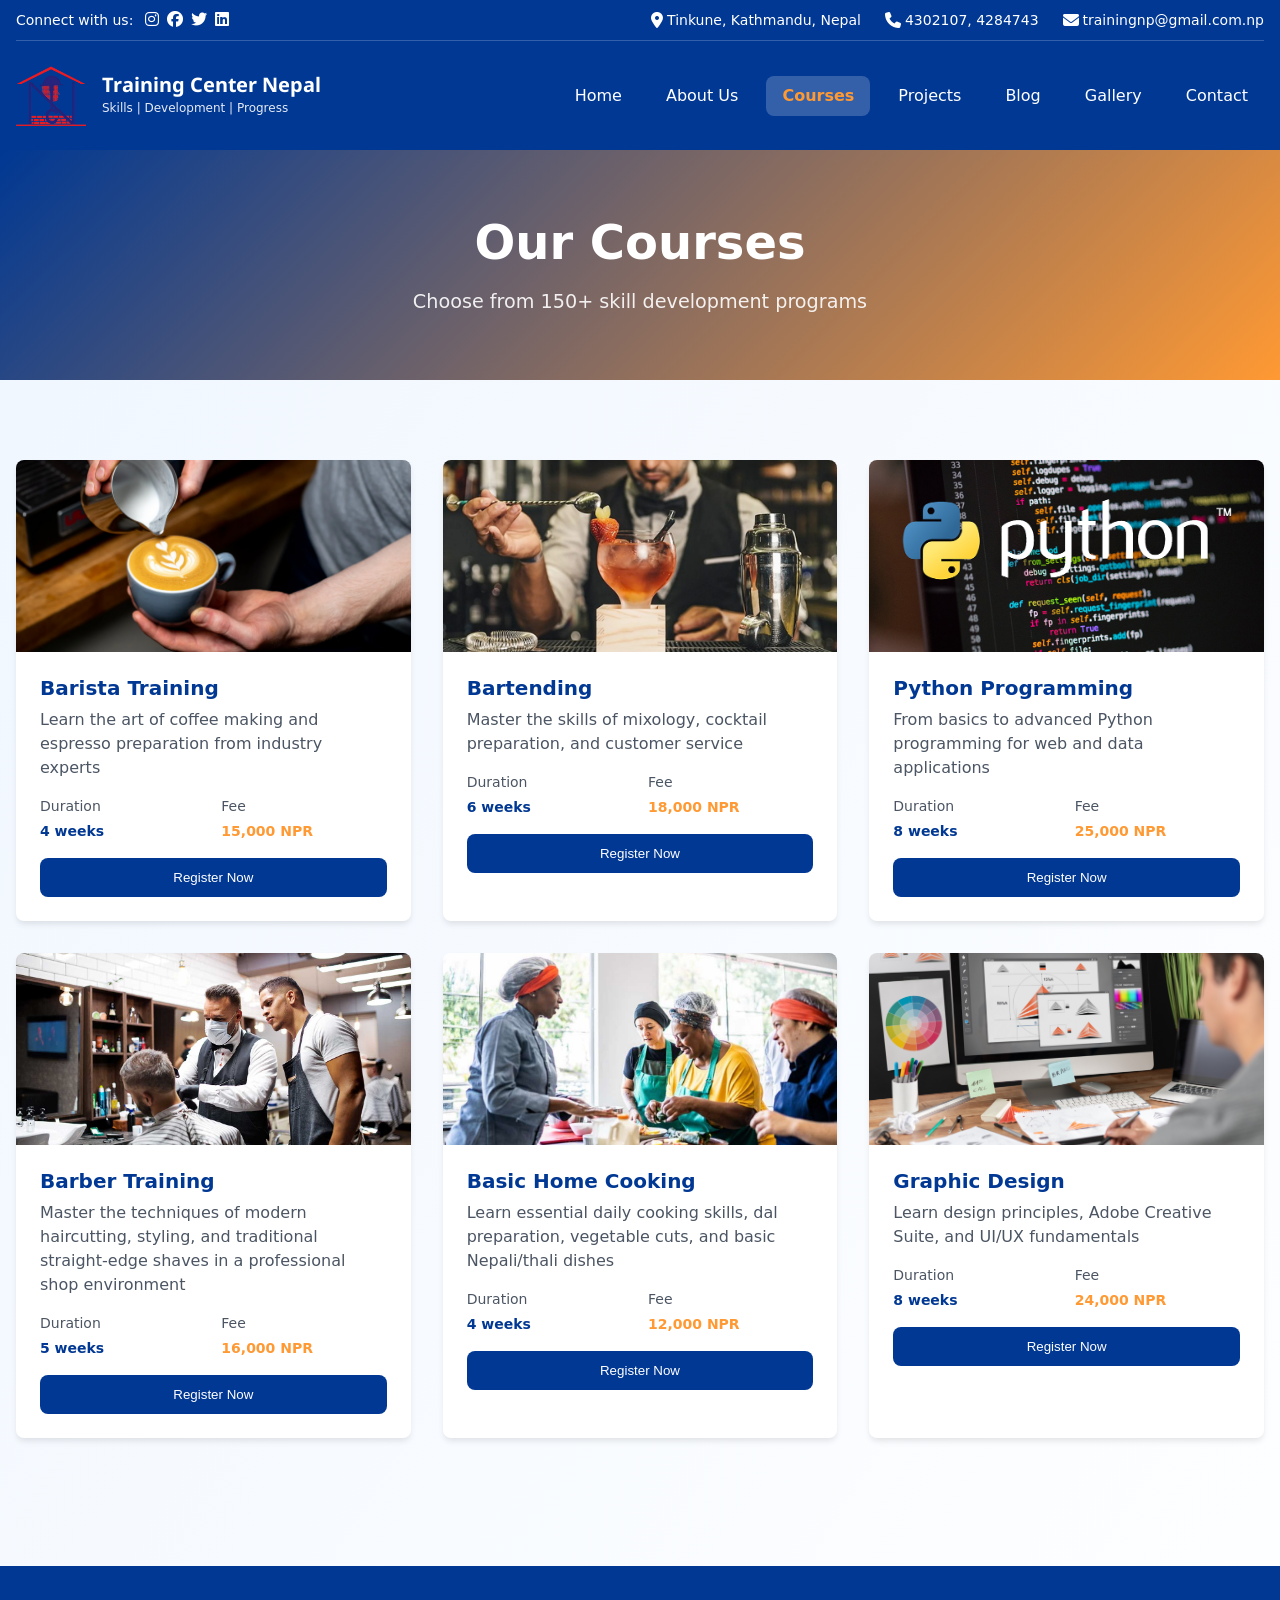
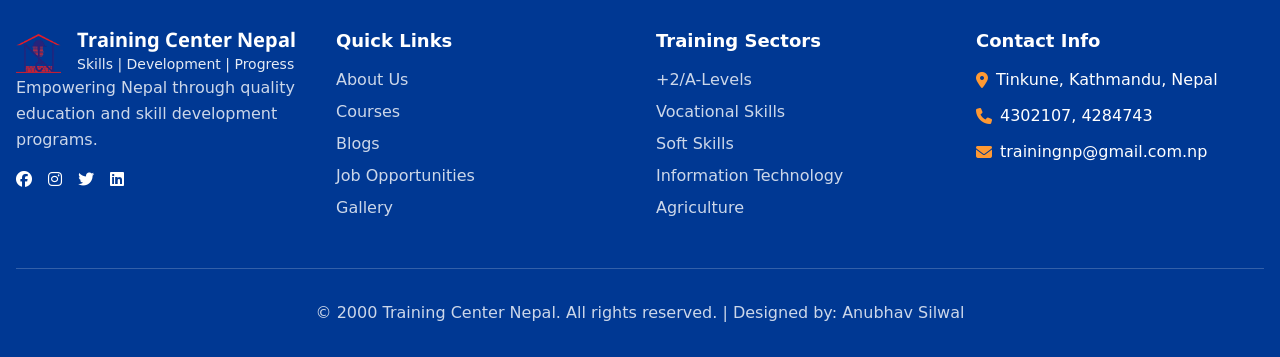
<file: courses.html>
<!DOCTYPE html>
<html lang="en">
<head>
    <meta charset="UTF-8">
    <meta name="viewport" content="width=device-width, initial-scale=1.0">
    <title>Our Courses - Training Center Nepal</title>
    
    <!-- CSS Files -->
    <link rel="stylesheet" href="css/variables.css">
    <link rel="stylesheet" href="css/style.css">
    
    <!-- Google Fonts -->
    <link href="https://fonts.googleapis.com/css2?family=Noto+Sans+Devanagari:wght@400;500;600;700;800;900&display=swap" rel="stylesheet">
    
    <!-- Font Awesome -->
    <link rel="stylesheet" href="https://cdnjs.cloudflare.com/ajax/libs/font-awesome/6.4.0/css/all.min.css">
</head>
<body>
    <div class="site-wrapper">
        <!-- Top Navigation Bar -->
        <div class="top-nav">
            <div class="container">
                <!-- Top Row - Connect With Us -->
                <div class="top-row">
                    <div class="connect-section">
                        <span class="connect-text">Connect with us:</span>
                        <div class="social-icons">
                            <a href="#" class="social-icon" data-social="instagram"><i class="fab fa-instagram"></i></a>
                            <a href="#" class="social-icon" data-social="facebook"><i class="fab fa-facebook"></i></a>
                            <a href="#" class="social-icon" data-social="twitter"><i class="fab fa-twitter"></i></a>
                            <a href="#" class="social-icon" data-social="linkedin"><i class="fab fa-linkedin"></i></a>
                        </div>
                    </div>
                    
                    <div class="contact-info">
                        <div class="contact-item">
                            <i class="fas fa-map-marker-alt"></i>
                            <span>Tinkune, Kathmandu, Nepal</span>
                        </div>
                        <div class="contact-item">
                            <i class="fas fa-phone"></i>
                            <span>4302107, 4284743</span>
                        </div>
                        <div class="contact-item">
                            <i class="fas fa-envelope"></i>
                            <span>trainingnp@gmail.com.np</span>
                        </div>
                    </div>
                </div>
                
                <!-- Bottom Row - Logo and Navigation -->
                <div class="bottom-row">
                    <div class="logo-section">
                        <img src="assets/images/logo.png" alt="Training Center Nepal Logo" class="logo-img">
                        <div class="logo-text">
                            <h1>Training Center Nepal</h1>
                            <p>Skills | Development | Progress</p>
                        </div>
                    </div>
                    
                    <nav class="main-nav">
                        <a href="index.html">Home</a>
                        <a href="about.html">About Us</a>
                        <a href="courses.html" class="active">Courses</a>
                        <a href="projects.html">Projects</a>
                        <a href="blog.html">Blog</a>
                        <a href="gallery.html">Gallery</a>
                        <a href="contact.html">Contact</a>
                    </nav>
                </div>
            </div>
        </div>
    <div class="site-wrapper">
        <!-- Top Navigation Bar (same as index.html) -->
        <div class="top-nav">
            <!-- Copy exactly from index.html -->
        </div>

        <!-- Page Header -->
        <section class="page-header" style="background: linear-gradient(135deg, var(--nepal-blue), var(--kesari)); padding: 4rem 0; text-align: center; color: white;">
            <div class="container">
                <h1 style="font-size: 3rem; margin-bottom: 1rem;">Our Courses</h1>
                <p style="font-size: 1.2rem; opacity: 0.9;">Choose from 150+ skill development programs</p>
            </div>
        </section>

        <!-- All Courses Grid -->
        <section class="courses-page" style="padding: 5rem 0;">
            <div class="container">
                <div class="courses-grid" id="all-courses-grid">
                    <!-- Courses will be loaded by JavaScript -->
                </div>
            </div>
        </section>

        <!-- Footer -->
        <footer class="footer">
            <div class="container">
                <div class="footer-grid">
                    <div class="footer-about">
                        <div class="footer-logo">
                            <img src="assets/images/logo.png" alt="Training Center Nepal Logo" class="footer-logo-img">
                            <div>
                                <h3 class="footer-title">Training Center Nepal</h3>
                                <p class="footer-subtitle">Skills | Development | Progress</p>
                            </div>
                        </div>
                        <p class="footer-text">Empowering Nepal through quality education and skill development programs.</p>
                        <div class="footer-social">
                            <a href="#" class="social-link" data-social="facebook"><i class="fab fa-facebook"></i></a>
                            <a href="#" class="social-link" data-social="instagram"><i class="fab fa-instagram"></i></a>
                            <a href="#" class="social-link" data-social="twitter"><i class="fab fa-twitter"></i></a>
                            <a href="#" class="social-link" data-social="linkedin"><i class="fab fa-linkedin"></i></a>
                        </div>
                    </div>
                    
                    <div class="footer-links">
                        <h4 class="footer-heading">Quick Links</h4>
                        <ul class="footer-menu">
                            <li><a href="#">About Us</a></li>
                            <li><a href="#">Courses</a></li>
                            <li><a href="#">Blogs</a></li>
                            <li><a href="#">Job Opportunities</a></li>
                            <li><a href="#">Gallery</a></li>
                        </ul>
                    </div>
                    
                    <div class="footer-links">
                        <h4 class="footer-heading">Training Sectors</h4>
                        <ul class="footer-menu">
                            <li><a href="#">+2/A-Levels</a></li>
                            <li><a href="#">Vocational Skills</a></li>
                            <li><a href="#">Soft Skills</a></li>
                            <li><a href="#">Information Technology</a></li>
                            <li><a href="#">Agriculture</a></li>
                        </ul>
                    </div>
                    
                    <div class="footer-contact">
                        <h4 class="footer-heading">Contact Info</h4>
                        <div class="contact-details">
                            <div class="contact-row">
                                <i class="fas fa-map-marker-alt kesari"></i>
                                <span>Tinkune, Kathmandu, Nepal</span>
                            </div>
                            <div class="contact-row">
                                <i class="fas fa-phone kesari"></i>
                                <span>4302107, 4284743</span>
                            </div>
                            <div class="contact-row">
                                <i class="fas fa-envelope kesari"></i>
                                <span>trainingnp@gmail.com.np</span>
                            </div>
                        </div>
                    </div>
                </div>
                
                <div class="footer-bottom">
                    <p>© 2000 Training Center Nepal. All rights reserved. | Designed by: Anubhav Silwal</p>
                </div>
            </div>
        </footer>
    </div>

    <script src="js/main.js"></script>
</body>
</html>
</file>
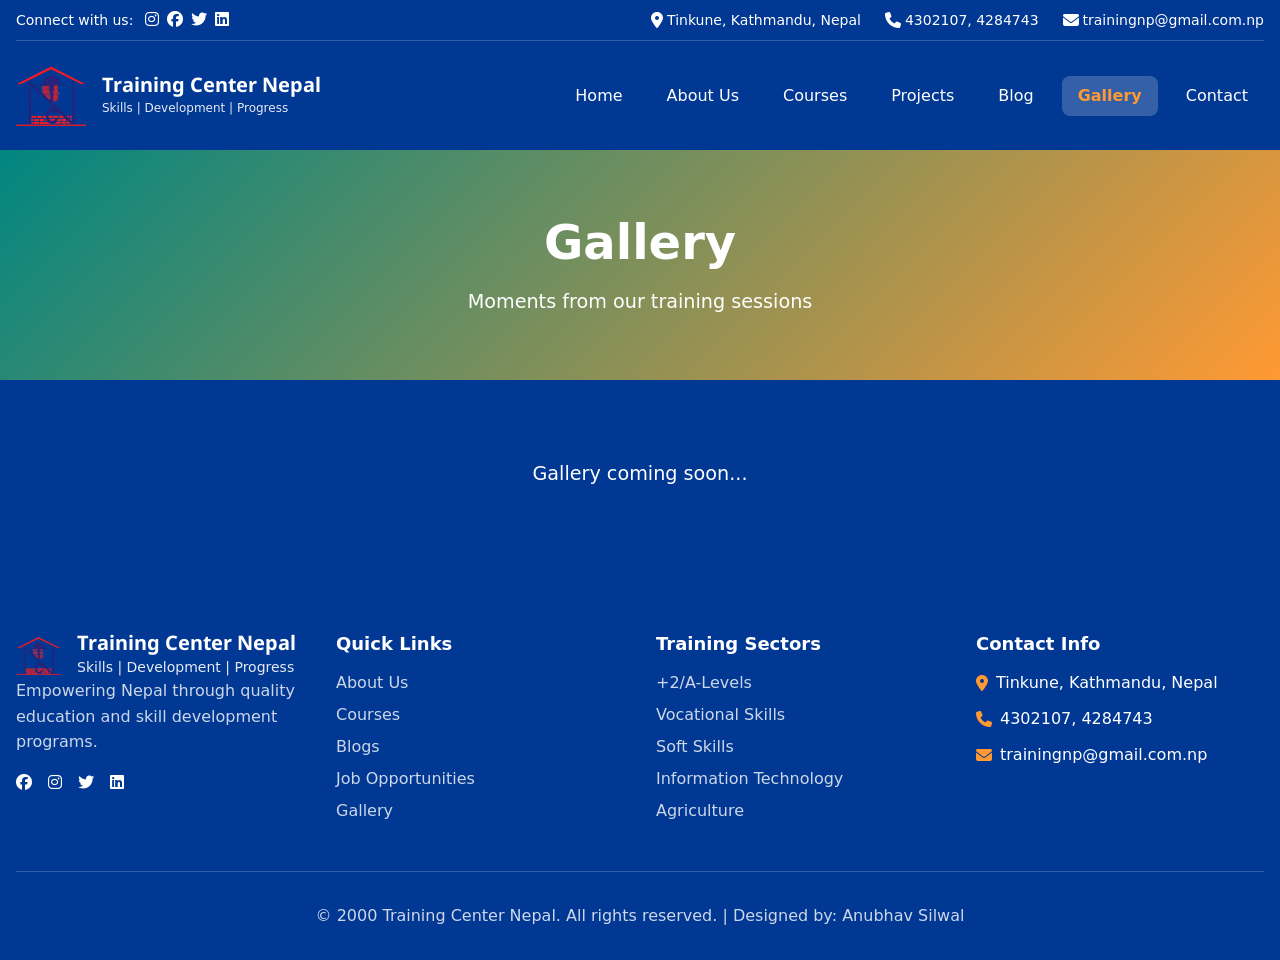
<file: gallery.html>
<!DOCTYPE html>
<html lang="en">
<head>
    <meta charset="UTF-8">
    <meta name="viewport" content="width=device-width, initial-scale=1.0">
    <title>Gallery - Training Center Nepal</title>
    
    <!-- CSS Files -->
    <link rel="stylesheet" href="css/variables.css">
    <link rel="stylesheet" href="css/style.css">
    
    <!-- Google Fonts -->
    <link href="https://fonts.googleapis.com/css2?family=Noto+Sans+Devanagari:wght@400;500;600;700;800;900&display=swap" rel="stylesheet">
    
    <!-- Font Awesome -->
    <link rel="stylesheet" href="https://cdnjs.cloudflare.com/ajax/libs/font-awesome/6.4.0/css/all.min.css">
</head>
<body>
    <div class="site-wrapper">
        <!-- Top Navigation Bar -->
        <div class="top-nav">
            <div class="container">
                <!-- Top Row - Connect With Us -->
                <div class="top-row">
                    <div class="connect-section">
                        <span class="connect-text">Connect with us:</span>
                        <div class="social-icons">
                            <a href="#" class="social-icon" data-social="instagram"><i class="fab fa-instagram"></i></a>
                            <a href="#" class="social-icon" data-social="facebook"><i class="fab fa-facebook"></i></a>
                            <a href="#" class="social-icon" data-social="twitter"><i class="fab fa-twitter"></i></a>
                            <a href="#" class="social-icon" data-social="linkedin"><i class="fab fa-linkedin"></i></a>
                        </div>
                    </div>
                    
                    <div class="contact-info">
                        <div class="contact-item">
                            <i class="fas fa-map-marker-alt"></i>
                            <span>Tinkune, Kathmandu, Nepal</span>
                        </div>
                        <div class="contact-item">
                            <i class="fas fa-phone"></i>
                            <span>4302107, 4284743</span>
                        </div>
                        <div class="contact-item">
                            <i class="fas fa-envelope"></i>
                            <span>trainingnp@gmail.com.np</span>
                        </div>
                    </div>
                </div>
                
                <!-- Bottom Row - Logo and Navigation -->
                <div class="bottom-row">
                    <div class="logo-section">
                        <img src="assets/images/logo.png" alt="Training Center Nepal Logo" class="logo-img">
                        <div class="logo-text">
                            <h1>Training Center Nepal</h1>
                            <p>Skills | Development | Progress</p>
                        </div>
                    </div>
                    
                    <nav class="main-nav">
                        <a href="index.html">Home</a>
                        <a href="about.html">About Us</a>
                        <a href="courses.html">Courses</a>
                        <a href="projects.html">Projects</a>
                        <a href="blog.html">Blog</a>
                        <a href="gallery.html" class="active">Gallery</a>
                        <a href="contact.html">Contact</a>
                    </nav>
                </div>
            </div>

        <!-- Page Header -->
        <section class="page-header" style="background: linear-gradient(135deg, var(--teal-600), var(--kesari)); padding: 4rem 0; text-align: center; color: white;">
            <div class="container">
                <h1 style="font-size: 3rem; margin-bottom: 1rem;">Gallery</h1>
                <p style="font-size: 1.2rem;">Moments from our training sessions</p>
            </div>
        </section>

        <!-- Gallery Content -->
        <section class="gallery-section" style="padding: 5rem 0;">
            <div class="container">
                <p style="text-align: center; font-size: 1.2rem;">Gallery coming soon...</p>
            </div>
        </section>

        <!-- Footer -->
        <footer class="footer">
            <div class="container">
                <div class="footer-grid">
                    <div class="footer-about">
                        <div class="footer-logo">
                            <img src="assets/images/logo.png" alt="Training Center Nepal Logo" class="footer-logo-img">
                            <div>
                                <h3 class="footer-title">Training Center Nepal</h3>
                                <p class="footer-subtitle">Skills | Development | Progress</p>
                            </div>
                        </div>
                        <p class="footer-text">Empowering Nepal through quality education and skill development programs.</p>
                        <div class="footer-social">
                            <a href="#" class="social-link" data-social="facebook"><i class="fab fa-facebook"></i></a>
                            <a href="#" class="social-link" data-social="instagram"><i class="fab fa-instagram"></i></a>
                            <a href="#" class="social-link" data-social="twitter"><i class="fab fa-twitter"></i></a>
                            <a href="#" class="social-link" data-social="linkedin"><i class="fab fa-linkedin"></i></a>
                        </div>
                    </div>
                    
                    <div class="footer-links">
                        <h4 class="footer-heading">Quick Links</h4>
                        <ul class="footer-menu">
                            <li><a href="#">About Us</a></li>
                            <li><a href="#">Courses</a></li>
                            <li><a href="#">Blogs</a></li>
                            <li><a href="#">Job Opportunities</a></li>
                            <li><a href="#">Gallery</a></li>
                        </ul>
                    </div>
                    
                    <div class="footer-links">
                        <h4 class="footer-heading">Training Sectors</h4>
                        <ul class="footer-menu">
                            <li><a href="#">+2/A-Levels</a></li>
                            <li><a href="#">Vocational Skills</a></li>
                            <li><a href="#">Soft Skills</a></li>
                            <li><a href="#">Information Technology</a></li>
                            <li><a href="#">Agriculture</a></li>
                        </ul>
                    </div>
                    
                    <div class="footer-contact">
                        <h4 class="footer-heading">Contact Info</h4>
                        <div class="contact-details">
                            <div class="contact-row">
                                <i class="fas fa-map-marker-alt kesari"></i>
                                <span>Tinkune, Kathmandu, Nepal</span>
                            </div>
                            <div class="contact-row">
                                <i class="fas fa-phone kesari"></i>
                                <span>4302107, 4284743</span>
                            </div>
                            <div class="contact-row">
                                <i class="fas fa-envelope kesari"></i>
                                <span>trainingnp@gmail.com.np</span>
                            </div>
                        </div>
                    </div>
                </div>
                
                <div class="footer-bottom">
                    <p>© 2000 Training Center Nepal. All rights reserved. | Designed by: Anubhav Silwal</p>
                </div>
            </div>
        </footer>
    </div>

    <script src="js/main.js"></script>
</body>
</html>
</file>
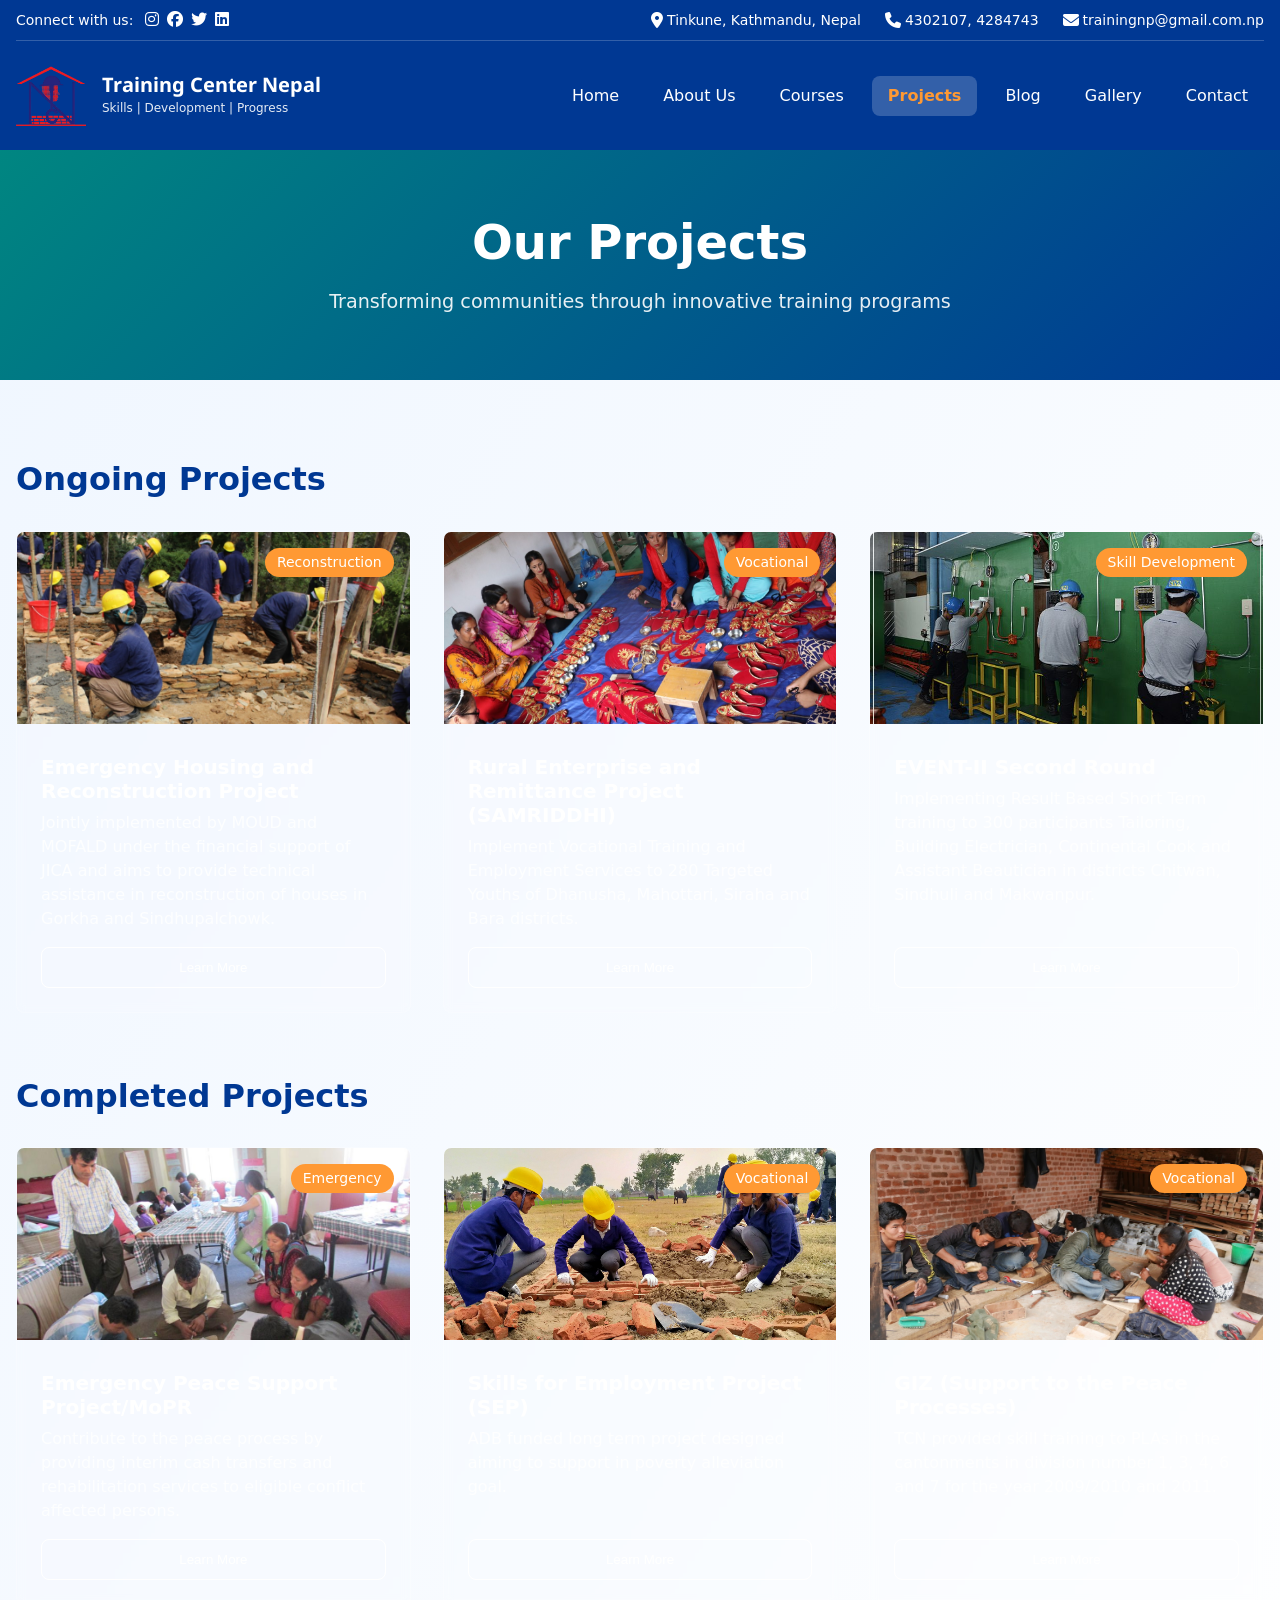
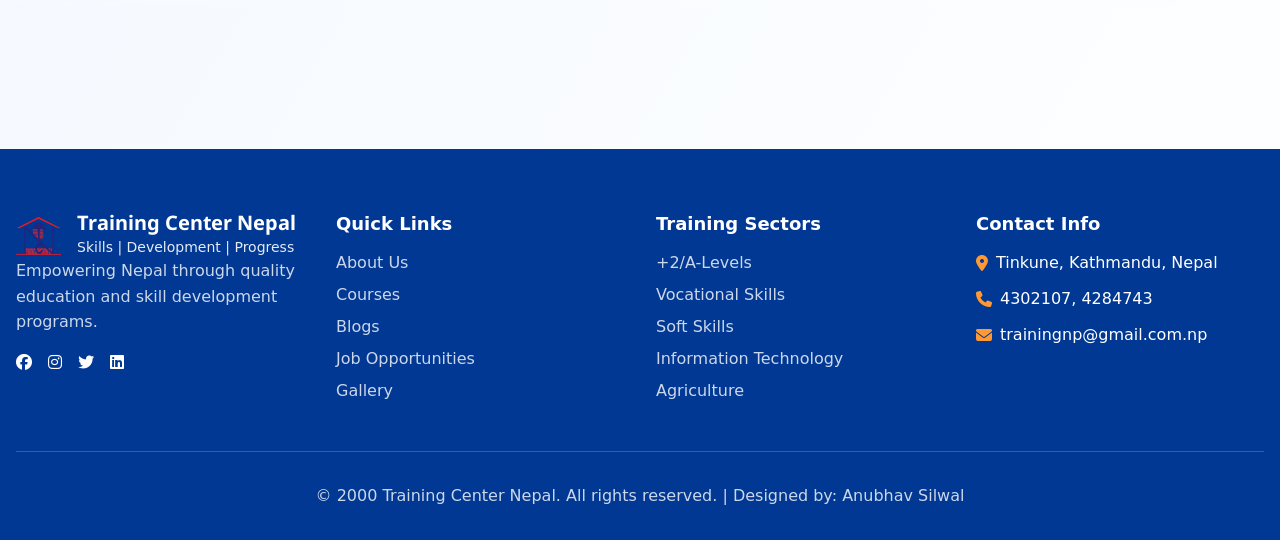
<file: projects.html>
<!DOCTYPE html>
<html lang="en">
<head>
    <meta charset="UTF-8">
    <meta name="viewport" content="width=device-width, initial-scale=1.0">
    <title>Our Projects - Training Center Nepal</title>
    
    <!-- CSS Files -->
    <link rel="stylesheet" href="css/variables.css">
    <link rel="stylesheet" href="css/style.css">
    
    <!-- Google Fonts -->
    <link href="https://fonts.googleapis.com/css2?family=Noto+Sans+Devanagari:wght@400;500;600;700;800;900&display=swap" rel="stylesheet">
    
    <!-- Font Awesome -->
    <link rel="stylesheet" href="https://cdnjs.cloudflare.com/ajax/libs/font-awesome/6.4.0/css/all.min.css">
</head>
<body>
     <div class="site-wrapper">
        <!-- Top Navigation Bar -->
        <div class="top-nav">
            <div class="container">
                <!-- Top Row - Connect With Us -->
                <div class="top-row">
                    <div class="connect-section">
                        <span class="connect-text">Connect with us:</span>
                        <div class="social-icons">
                            <a href="#" class="social-icon" data-social="instagram"><i class="fab fa-instagram"></i></a>
                            <a href="#" class="social-icon" data-social="facebook"><i class="fab fa-facebook"></i></a>
                            <a href="#" class="social-icon" data-social="twitter"><i class="fab fa-twitter"></i></a>
                            <a href="#" class="social-icon" data-social="linkedin"><i class="fab fa-linkedin"></i></a>
                        </div>
                    </div>
                    
                    <div class="contact-info">
                        <div class="contact-item">
                            <i class="fas fa-map-marker-alt"></i>
                            <span>Tinkune, Kathmandu, Nepal</span>
                        </div>
                        <div class="contact-item">
                            <i class="fas fa-phone"></i>
                            <span>4302107, 4284743</span>
                        </div>
                        <div class="contact-item">
                            <i class="fas fa-envelope"></i>
                            <span>trainingnp@gmail.com.np</span>
                        </div>
                    </div>
                </div>
                
                <!-- Bottom Row - Logo and Navigation -->
                <div class="bottom-row">
                    <div class="logo-section">
                        <img src="assets/images/logo.png" alt="Training Center Nepal Logo" class="logo-img">
                        <div class="logo-text">
                            <h1>Training Center Nepal</h1>
                            <p>Skills | Development | Progress</p>
                        </div>
                    </div>
                    
                    <nav class="main-nav">
                        <a href="index.html">Home</a>
                        <a href="about.html">About Us</a>
                        <a href="courses.html">Courses</a>
                        <a href="projects.html" class="active">Projects</a>
                        <a href="blog.html">Blog</a>
                        <a href="gallery.html">Gallery</a>
                        <a href="contact.html">Contact</a>
                    </nav>
                </div>
            </div>
        </div>
    <div class="site-wrapper">
        <!-- Top Navigation Bar -->
        <div class="top-nav">
            <!-- Copy from index.html -->
        </div>

        <!-- Page Header -->
        <section class="page-header" style="background: linear-gradient(135deg, var(--teal-600), var(--nepal-blue)); padding: 4rem 0; text-align: center; color: white;">
            <div class="container">
                <h1 style="font-size: 3rem; margin-bottom: 1rem;">Our Projects</h1>
                <p style="font-size: 1.2rem; opacity: 0.9;">Transforming communities through innovative training programs</p>
            </div>
        </section>

        <!-- All Projects -->
        <section class="projects-page" style="padding: 5rem 0;">
            <div class="container">
                <div class="projects-ongoing">
                    <h2 style="font-size: 2rem; color: var(--nepal-blue); margin-bottom: 2rem;">Ongoing Projects</h2>
                    <div class="projects-grid" id="all-ongoing-projects"></div>
                </div>
                
                <div class="projects-completed" style="margin-top: 4rem;">
                    <h2 style="font-size: 2rem; color: var(--nepal-blue); margin-bottom: 2rem;">Completed Projects</h2>
                    <div class="projects-grid" id="all-completed-projects"></div>
                </div>
            </div>
        </section>

        <!-- Footer -->
        <footer class="footer">
            <div class="container">
                <div class="footer-grid">
                    <div class="footer-about">
                        <div class="footer-logo">
                            <img src="assets/images/logo.png" alt="Training Center Nepal Logo" class="footer-logo-img">
                            <div>
                                <h3 class="footer-title">Training Center Nepal</h3>
                                <p class="footer-subtitle">Skills | Development | Progress</p>
                            </div>
                        </div>
                        <p class="footer-text">Empowering Nepal through quality education and skill development programs.</p>
                        <div class="footer-social">
                            <a href="#" class="social-link" data-social="facebook"><i class="fab fa-facebook"></i></a>
                            <a href="#" class="social-link" data-social="instagram"><i class="fab fa-instagram"></i></a>
                            <a href="#" class="social-link" data-social="twitter"><i class="fab fa-twitter"></i></a>
                            <a href="#" class="social-link" data-social="linkedin"><i class="fab fa-linkedin"></i></a>
                        </div>
                    </div>
                    
                    <div class="footer-links">
                        <h4 class="footer-heading">Quick Links</h4>
                        <ul class="footer-menu">
                            <li><a href="#">About Us</a></li>
                            <li><a href="#">Courses</a></li>
                            <li><a href="#">Blogs</a></li>
                            <li><a href="#">Job Opportunities</a></li>
                            <li><a href="#">Gallery</a></li>
                        </ul>
                    </div>
                    
                    <div class="footer-links">
                        <h4 class="footer-heading">Training Sectors</h4>
                        <ul class="footer-menu">
                            <li><a href="#">+2/A-Levels</a></li>
                            <li><a href="#">Vocational Skills</a></li>
                            <li><a href="#">Soft Skills</a></li>
                            <li><a href="#">Information Technology</a></li>
                            <li><a href="#">Agriculture</a></li>
                        </ul>
                    </div>
                    
                    <div class="footer-contact">
                        <h4 class="footer-heading">Contact Info</h4>
                        <div class="contact-details">
                            <div class="contact-row">
                                <i class="fas fa-map-marker-alt kesari"></i>
                                <span>Tinkune, Kathmandu, Nepal</span>
                            </div>
                            <div class="contact-row">
                                <i class="fas fa-phone kesari"></i>
                                <span>4302107, 4284743</span>
                            </div>
                            <div class="contact-row">
                                <i class="fas fa-envelope kesari"></i>
                                <span>trainingnp@gmail.com.np</span>
                            </div>
                        </div>
                    </div>
                </div>
                
                <div class="footer-bottom">
                    <p>© 2000 Training Center Nepal. All rights reserved. | Designed by: Anubhav Silwal</p>
                </div>
            </div>
        </footer>
    </div>

    <script src="js/main.js"></script>
</body>
</html>
</file>
<file: css/variables.css>
/* CSS Variables for consistent theming */
:root {
    /* Nepal Flag Colors */
    --nepal-blue: #003893;
    --nepal-red: #DC143C;
    --kesari: #FF9933;
    --teal-600: #008681;
    
    /* Neutral Colors */
    --white: #ffffff;
    --black: #000000;
    --gray-50: #f9fafb;
    --gray-100: #f3f4f6;
    --gray-200: #e5e7eb;
    --gray-300: #d1d5db;
    --gray-400: #9ca3af;
    --gray-500: #6b7280;
    --gray-600: #4b5563;
    --gray-700: #374151;
    --gray-800: #1f2937;
    --gray-900: #111827;
    
    /* Opacity Colors */
    --white-10: rgba(255, 255, 255, 0.1);
    --white-20: rgba(255, 255, 255, 0.2);
    --white-50: rgba(255, 255, 255, 0.5);
    --white-80: rgba(255, 255, 255, 0.8);
    --white-90: rgba(255, 255, 255, 0.9);
    --black-50: rgba(0, 0, 0, 0.5);
    
    /* Gradients */
    --hero-gradient: linear-gradient(to right, rgba(220, 20, 60, 0.7), rgba(0, 56, 147, 0.7));
    --mission-gradient: linear-gradient(to right, rgba(0, 56, 147, 0.8), rgba(220, 20, 60, 0.7), rgba(0, 134, 129, 0.7));
    
    /* Spacing */
    --container-padding: 1rem;
    --section-spacing: 5rem;
    --element-spacing: 1rem;
    
    /* Border Radius */
    --radius-sm: 0.25rem;
    --radius-md: 0.375rem;
    --radius-lg: 0.5rem;
    --radius-full: 9999px;
    
    /* Transitions */
    --transition-fast: 0.2s ease;
    --transition-normal: 0.3s ease;
    --transition-slow: 0.5s ease;
    
    /* Shadows */
    --shadow-sm: 0 1px 2px 0 rgba(0, 0, 0, 0.05);
    --shadow-md: 0 4px 6px -1px rgba(0, 0, 0, 0.1);
    --shadow-lg: 0 10px 15px -3px rgba(0, 0, 0, 0.1);
    --shadow-xl: 0 20px 25px -5px rgba(0, 0, 0, 0.1);
    
    /* Font */
    --font-devanagari: 'Noto Sans Devanagari', sans-serif;
    --font-sans: system-ui, -apple-system, sans-serif;
}
</file>
<file: css/style.css>
/* Import variables */
@import 'variables.css';

/* Reset & Base Styles */
* {
    margin: 0;
    padding: 0;
    box-sizing: border-box;
}

body {
    font-family: var(--font-sans);
    background: linear-gradient(to bottom right, #eff6ff, var(--white));
    color: var(--gray-900);
    line-height: 1.5;
    min-height: 100vh;
}

.site-wrapper {
    min-height: 100vh;
}

.container {
    max-width: 1280px;
    margin: 0 auto;
    padding: 0 var(--container-padding);
}

/* Typography */
h1, h2, h3, h4, h5, h6 {
    font-weight: 700;
    line-height: 1.2;
}

.font-devanagari {
    font-family: var(--font-devanagari);
}

.block {
    display: block;
}

.text-center {
    text-align: center;
}

/* Top Navigation */
.top-nav {
    background-color: var(--nepal-blue);
    color: var(--white);
}

.top-row {
    display: flex;
    align-items: center;
    justify-content: space-between;
    padding: 0.5rem 0;
    border-bottom: 1px solid rgba(255, 255, 255, 0.2);
    flex-wrap: wrap;
    gap: 1rem;
}

@media (max-width: 768px) {
    .top-row {
        flex-direction: column;
        text-align: center;
    }
}

.connect-section {
    display: flex;
    align-items: center;
    gap: 0.75rem;
    flex-wrap: wrap;
    justify-content: center;
}

.connect-text {
    font-size: 0.875rem;
    font-weight: 500;
}

.social-icons {
    display: flex;
    gap: 0.5rem;
}

.social-icon {
    color: var(--white);
    transition: color var(--transition-fast);
}

.social-icon:hover {
    color: var(--kesari);
}

.contact-info {
    display: flex;
    align-items: center;
    gap: 1.5rem;
    font-size: 0.875rem;
    flex-wrap: wrap;
    justify-content: center;
}

.contact-item {
    display: flex;
    align-items: center;
    gap: 0.25rem;
}

.contact-item i {
    font-size: 1rem;
}

/* Bottom Row */
.bottom-row {
    display: flex;
    align-items: center;
    justify-content: space-between;
    padding: 1.5rem 0;
    flex-wrap: wrap;
    gap: 1rem;
}

@media (max-width: 768px) {
    .bottom-row {
        flex-direction: column;
        text-align: center;
    }
}

.logo-section {
    display: flex;
    align-items: center;
    gap: 1rem;
    flex-wrap: wrap;
}

.logo-text {
    display: flex;
    flex-direction: column;
}

.logo-text h1 {
    font-size: 1.25rem;
    font-weight: 700;
    font-family: var(--font-devanagari);
    margin: 0;
    line-height: 1.2;
}

.logo-text p {
    font-size: 0.75rem;
    opacity: 0.9;
    margin: 0;
}

.main-nav {
    display: flex;
    align-items: center;
    gap: 0.75rem;
    flex-wrap: wrap;
    justify-content: center;
}

.main-nav a {
    color: var(--white);
    text-decoration: none;
    padding: 0.5rem 1rem;
    border-radius: var(--radius-lg);
    font-weight: 500;
    transition: all var(--transition-fast);
}

.main-nav a:hover {
    background-color: var(--white-10);
    color: var(--kesari);
}

/* Hero Section - FIXED VERSION */
.hero {
    position: relative;
    min-height: 600px;
    color: var(--white);
    overflow: hidden;
    display: flex;
    align-items: center;
}

.carousel-container {
    position: absolute;
    top: 0;
    left: 0;
    width: 100%;
    height: 100%;
    z-index: 0;
}

.carousel-slides {
    position: relative;
    width: 100%;
    height: 100%;
}

.carousel-slide {
    position: absolute;
    top: 0;
    left: 0;
    width: 100%;
    height: 100%;
    opacity: 0;
    transition: opacity var(--transition-slow);
    z-index: 0;
}

.carousel-slide.active {
    opacity: 1;
    z-index: 1;
}

.carousel-slide img {
    width: 100%;
    height: 100%;
    object-fit: cover;
}

.hero-overlay {
    position: absolute;
    top: 0;
    left: 0;
    width: 100%;
    height: 100%;
    background: var(--hero-gradient);
    z-index: 2;
}

.hero-content {
    position: relative;
    z-index: 3;
    max-width: 56rem;
    margin: 0 auto;
    text-align: center;
    padding: 4rem var(--container-padding);
    color: var(--white);
}

.hero-title {
    font-size: 2.5rem;
    font-weight: 700;
    margin-bottom: 1.5rem;
    font-family: var(--font-devanagari);
    text-shadow: 2px 2px 4px rgba(0, 0, 0, 0.3);
}

@media (min-width: 768px) {
    .hero-title {
        font-size: 4.5rem;
    }
}

.hero-description {
    font-size: 1.125rem;
    margin-bottom: 2rem;
    opacity: 0.95;
    text-shadow: 1px 1px 2px rgba(0, 0, 0, 0.3);
    max-width: 48rem;
    margin-left: auto;
    margin-right: auto;
}

@media (min-width: 768px) {
    .hero-description {
        font-size: 1.5rem;
    }
}

.hero-buttons {
    display: flex;
    flex-direction: column;
    gap: 1rem;
    justify-content: center;
}

@media (min-width: 640px) {
    .hero-buttons {
        flex-direction: row;
    }
}

/* Carousel Indicators */
.carousel-indicators {
    position: absolute;
    bottom: 2rem;
    left: 50%;
    transform: translateX(-50%);
    display: flex;
    gap: 0.5rem;
    z-index: 10;
}

.carousel-dot {
    width: 0.75rem;
    height: 0.75rem;
    border-radius: var(--radius-full);
    background-color: var(--white-50);
    border: none;
    cursor: pointer;
    transition: all var(--transition-fast);
}

.carousel-dot.active {
    background-color: var(--kesari);
    width: 2rem;
}

/* Buttons */
.btn {
    display: inline-block;
    padding: 0.75rem 2rem;
    font-size: 1.125rem;
    font-weight: 500;
    border: none;
    border-radius: var(--radius-lg);
    cursor: pointer;
    transition: all var(--transition-fast);
    text-decoration: none;
}

.btn-primary {
    background-color: var(--kesari);
    color: var(--white);
}

.btn-primary:hover {
    background-color: rgba(255, 153, 51, 0.9);
}

.btn-secondary {
    background-color: var(--nepal-blue);
    color: var(--white);
}

.btn-secondary:hover {
    background-color: rgba(0, 56, 147, 0.9);
}

/* Statistics Section */
.statistics {
    padding: 4rem 0;
    background-color: var(--white);
}

.stats-grid {
    display: grid;
    grid-template-columns: repeat(2, 1fr);
    gap: 2rem;
}

@media (min-width: 768px) {
    .stats-grid {
        grid-template-columns: repeat(4, 1fr);
    }
}

.stat-item {
    text-align: center;
}

.stat-number {
    font-size: 2.25rem;
    font-weight: 700;
    margin-bottom: 0.5rem;
}

.stat-number.blue {
    color: var(--nepal-blue);
}

.stat-number.teal {
    color: var(--teal-600);
}

.stat-number.kesari {
    color: var(--kesari);
}

.stat-number.green {
    color: #16a34a;
}

.stat-label {
    color: var(--gray-600);
}

/* Courses Section */
.courses {
    padding: 5rem 0;
    background-color: var(--gray-50);
}

.section-header {
    text-align: center;
    margin-bottom: 4rem;
}

.section-header.light {
    color: var(--white);
}

.section-title {
    font-size: 2.5rem;
    font-weight: 700;
    color: var(--nepal-blue);
    margin-bottom: 1rem;
    font-family: var(--font-devanagari);
}

.section-header.light .section-title {
    color: var(--white);
}

.section-description {
    font-size: 1.25rem;
    color: var(--gray-600);
    max-width: 48rem;
    margin: 0 auto;
}

.section-header.light .section-description {
    color: var(--white-80);
}

.courses-grid {
    display: grid;
    grid-template-columns: 1fr;
    gap: 2rem;
    margin-bottom: 3rem;
}

@media (min-width: 768px) {
    .courses-grid {
        grid-template-columns: repeat(2, 1fr);
    }
}

@media (min-width: 1024px) {
    .courses-grid {
        grid-template-columns: repeat(3, 1fr);
    }
}

/* Course Card */
.course-card {
    background-color: var(--white);
    border-radius: var(--radius-lg);
    overflow: hidden;
    box-shadow: var(--shadow-md);
    transition: box-shadow var(--transition-normal);
}

.course-card:hover {
    box-shadow: var(--shadow-xl);
}

.course-image {
    position: relative;
    height: 12rem;
    overflow: hidden;
}

.course-image img {
    width: 100%;
    height: 100%;
    object-fit: cover;
    transition: transform var(--transition-normal);
}

.course-card:hover .course-image img {
    transform: scale(1.05);
}

.course-content {
    padding: 1.5rem;
}

.course-title {
    font-size: 1.25rem;
    color: var(--nepal-blue);
    margin-bottom: 0.5rem;
}

.course-description {
    color: var(--gray-600);
    margin-bottom: 1rem;
    line-height: 1.5;
}

.course-details {
    display: grid;
    grid-template-columns: repeat(2, 1fr);
    gap: 1rem;
    margin-bottom: 1rem;
}

.course-detail {
    font-size: 0.875rem;
}

.detail-label {
    color: var(--gray-600);
    font-weight: 500;
    margin-bottom: 0.25rem;
}

.detail-value {
    color: var(--nepal-blue);
    font-weight: 700;
}

.detail-value.kesari {
    color: var(--kesari);
}

.course-btn {
    width: 100%;
    background-color: var(--nepal-blue);
    color: var(--white);
    border: none;
    padding: 0.75rem;
    border-radius: var(--radius-lg);
    font-weight: 500;
    cursor: pointer;
    transition: background-color var(--transition-fast);
}

.course-btn:hover {
    background-color: rgba(0, 56, 147, 0.9);
}

/* Mission Section */
.mission {
    position: relative;
    color: var(--white);
    overflow: hidden;
}

.mission-bg {
    position: relative;
    background-image: url('../assets/images/mission-bg.jpg');
    background-size: cover;
    background-position: center;
    padding: 5rem 0;
}

.mission-overlay {
    position: absolute;
    inset: 0;
    background: var(--mission-gradient);
}

.mission-content {
    position: relative;
    z-index: 1;
    max-width: 56rem;
    margin: 0 auto;
}

.mission-title {
    font-size: 2.5rem;
    font-weight: 700;
    margin-bottom: 1.5rem;
    font-family: var(--font-devanagari);
}

.mission-text {
    font-size: 1.125rem;
    line-height: 1.8;
    opacity: 0.95;
}

/* Director Message - Compact Version with Far Right Image */
.director-message {
    padding: 0;
    background-color: var(--nepal-blue);
    color: var(--white);
    position: relative;
    overflow: hidden;
}

.director-grid {
    display: grid;
    grid-template-columns: 1.2fr 0.8fr; /* Text takes more space, image less */
    min-height: 350px; /* Reduced from 500px */
}

@media (max-width: 1024px) {
    .director-grid {
        grid-template-columns: 1fr;
        min-height: auto;
    }
}

.director-text {
    padding: 2.5rem 2rem; /* Reduced padding */
    display: flex;
    flex-direction: column;
    justify-content: center;
    background: linear-gradient(
        to right,
        var(--nepal-blue) 0%,
        var(--nepal-blue) 85%,
        transparent 100%
    );
    position: relative;
    z-index: 2;
}

.director-title {
    font-size: 1.8rem; /* Reduced from 2.5rem */
    font-weight: 700;
    margin-bottom: 1rem; /* Reduced from 2rem */
    font-family: var(--font-devanagari);
    position: relative;
}

.director-title::after {
    content: '';
    position: absolute;
    bottom: -0.4rem; /* Adjusted */
    left: 0;
    width: 60px; /* Reduced from 80px */
    height: 3px; /* Reduced from 4px */
    background-color: var(--kesari);
    border-radius: var(--radius-full);
}

.message-content {
    display: flex;
    flex-direction: column;
    gap: 0.8rem; /* Reduced from 1.5rem */
}

.message-content p {
    font-size: 0.95rem; /* Reduced from 1.1rem */
    line-height: 1.5; /* Reduced from 1.8 */
    opacity: 0.95;
    margin-bottom: 0;
}

/* Shorten the second paragraph for compactness */
.message-content p:last-of-type {
    font-size: 0.9rem;
    opacity: 0.9;
}

.director-signature {
    margin-top: 1rem; /* Reduced from 2rem */
    padding-top: 0.8rem; /* Reduced from 1.5rem */
    border-top: 1px solid var(--white-20);
}

.director-name {
    font-weight: 700;
    font-size: 1rem; /* Reduced from 1.25rem */
    color: var(--kesari);
}

.director-nepali {
    font-size: 0.85rem; /* Reduced from 1rem */
    opacity: 0.75;
    margin-top: 0.15rem;
}


.director-image-container {
    position: relative;
    background-image: url('../assets/images/ars.png');
    background-size: auto 100%; /* Height fits container, width auto */
    background-position: right center;
    background-repeat: no-repeat;
    min-height: 350px;
    width: 100%;
}

.director-image-container::before,
.director-image-container::after {
    display: none;
}

/* For mobile screens */
@media (max-width: 1024px) {
    .director-grid {
        grid-template-columns: 1fr;
    }
    
    .director-text {
        padding: 2rem 1.5rem;
        background: var(--nepal-blue);
        order: 2; /* Text below image */
    }
    
    .director-image-container {
        min-height: 250px; /* Smaller on mobile */
        order: 1; /* Image above text */
        background-position: center;
    }
    
    @media (max-width: 1024px) {
        .director-image-container::before {
            display: none;
        }
    }
    
    .director-title {
        font-size: 1.6rem;
    }
    
    .message-content p {
        font-size: 0.9rem;
    }
}

/* Even smaller screens */
@media (max-width: 480px) {
    .director-text {
        padding: 1.5rem 1rem;
    }
    
    .director-title {
        font-size: 1.4rem;
    }
    
    .director-title::after {
        width: 50px;
        height: 2px;
    }
    
    .director-image-container {
        min-height: 200px;
    }
}

/* Projects Section */
.projects {
    padding: 5rem 0;
    background: linear-gradient(to bottom right, var(--nepal-blue), var(--teal-600));
    color: var(--white);
}

.projects-subtitle {
    font-size: 1.875rem;
    font-weight: 700;
    margin-bottom: 2rem;
    font-family: var(--font-devanagari);
}

.projects-ongoing,
.projects-completed {
    margin-bottom: 4rem;
}

.projects-grid {
    display: grid;
    grid-template-columns: 1fr;
    gap: 2rem;
}

@media (min-width: 768px) {
    .projects-grid {
        grid-template-columns: repeat(2, 1fr);
    }
}

@media (min-width: 1024px) {
    .projects-grid {
        grid-template-columns: repeat(3, 1fr);
    }
}

/* Project Card */
.project-card {
    background-color: var(--white-10);
    backdrop-filter: blur(4px);
    border: 1px solid var(--white-20);
    border-radius: var(--radius-lg);
    overflow: hidden;
    transition: all var(--transition-normal);
    display: flex;
    flex-direction: column;
    height: 100%; /* Make all cards same height */
}

.project-card:hover {
    background-color: var(--white-20);
}

.project-image {
    position: relative;
    overflow: hidden;
}

.project-image img {
    width: 100%;
    height: 12rem;
    object-fit: cover;
    transition: transform var(--transition-normal);
}

.project-card:hover .project-image img {
    transform: scale(1.1);
}

.project-category {
    position: absolute;
    top: 1rem;
    right: 1rem;
    background-color: var(--kesari);
    color: var(--white);
    padding: 0.25rem 0.75rem;
    border-radius: var(--radius-full);
    font-size: 0.875rem;
    font-weight: 500;
}

.project-content {
    padding: 1.5rem;
    display: flex;
    flex-direction: column;
    flex: 1; /* Take up remaining space */
}

.project-title {
    font-size: 1.25rem;
    color: var(--white);
    margin-bottom: 0.5rem;
    transition: color var(--transition-fast);
}

.project-card:hover .project-title {
    color: var(--kesari);
}

.project-description {
    color: var(--white-80);
    margin-bottom: 1rem;
    line-height: 1.5;
    flex: 1; /* Push button to bottom */
}

.project-btn {
    width: 100%;
    background-color: transparent;
    border: 1px solid var(--white);
    color: var(--white);
    padding: 0.75rem;
    border-radius: var(--radius-lg);
    font-weight: 500;
    cursor: pointer;
    transition: all var(--transition-fast);
    margin-top: auto; /* Ensures button stays at bottom */
    align-self: flex-end; /* Align to bottom */
}

.project-btn:hover {
    background-color: var(--white);
    color: var(--nepal-blue);
}

/* Ensure all project cards in grid have equal height */
.projects-grid {
    display: grid;
    grid-template-columns: 1fr;
    gap: 2rem;
    align-items: stretch; /* Make all cards stretch to same height */
}

@media (min-width: 768px) {
    .projects-grid {
        grid-template-columns: repeat(2, 1fr);
    }
}

@media (min-width: 1024px) {
    .projects-grid {
        grid-template-columns: repeat(3, 1fr);
    }
}

/* Footer */
.footer {
    background-color: var(--nepal-blue);
    color: var(--white);
    padding: 4rem 0 2rem;
}

.footer-grid {
    display: grid;
    grid-template-columns: 1fr;
    gap: 2rem;
    margin-bottom: 3rem;
}

@media (min-width: 768px) {
    .footer-grid {
        grid-template-columns: repeat(2, 1fr);
    }
}

@media (min-width: 1024px) {
    .footer-grid {
        grid-template-columns: repeat(4, 1fr);
    }
}

/* Footer logo layout */
.footer-logo {
    display: flex;
    align-items: center;
    gap: 1rem;
}

.footer-logo .footer-title {
    margin: 0;
    line-height: 1.2;
}

.footer-logo .footer-subtitle {
    margin: 0;
}

.footer-title {
    font-size: 1.25rem;
    font-weight: 700;
    font-family: var(--font-devanagari);
}

.footer-subtitle {
    font-size: 0.875rem;
    opacity: 0.9;
}

.footer-text {
    color: var(--white-80);
    margin-bottom: 1rem;
    line-height: 1.6;
}

.footer-social {
    display: flex;
    gap: 1rem;
}

.social-link {
    color: var(--white);
    transition: color var(--transition-fast);
}

.social-link:hover {
    color: var(--kesari);
}

.footer-heading {
    font-size: 1.125rem;
    font-weight: 600;
    margin-bottom: 1rem;
}

.footer-menu {
    list-style: none;
    display: flex;
    flex-direction: column;
    gap: 0.5rem;
}

.footer-menu a {
    color: var(--white-80);
    text-decoration: none;
    transition: color var(--transition-fast);
}

.footer-menu a:hover {
    color: var(--kesari);
}

.contact-details {
    display: flex;
    flex-direction: column;
    gap: 0.75rem;
}

.contact-row {
    display: flex;
    align-items: center;
    gap: 0.5rem;
}

.contact-row i {
    color: var(--kesari);
}

.footer-bottom {
    border-top: 1px solid var(--white-20);
    padding-top: 2rem;
    text-align: center;
    color: var(--white-80);
}

.kesari {
    color: var(--kesari);
}

/* Mobile Menu Styles - Add/update in style.css */
.mobile-menu-btn {
    display: none;
    background: transparent;
    border: 1px solid var(--white);
    color: var(--white);
    padding: 0.5rem 1rem;
    border-radius: var(--radius-md);
    cursor: pointer;
    font-size: 1.25rem;
    transition: all var(--transition-fast);
    z-index: 1000;
}

.mobile-menu-btn:hover {
    background-color: var(--white-10);
    color: var(--kesari);
    border-color: var(--kesari);
}

@media (max-width: 768px) {
    .mobile-menu-btn {
        display: block;
    }
    
    .main-nav {
        display: none;
        width: 100%;
        flex-direction: column;
        align-items: center;
        position: absolute;
        top: 100%;
        left: 0;
        background-color: var(--nepal-blue);
        padding: 1rem 0;
        box-shadow: 0 4px 6px rgba(0,0,0,0.1);
        z-index: 999;
        border-top: 1px solid var(--white-20);
    }
    
    .main-nav.show {
        display: flex;
    }
    
    .main-nav a {
        width: 100%;
        text-align: center;
        padding: 1rem;
        border-bottom: 1px solid var(--white-10);
    }
    
    .main-nav a:last-child {
        border-bottom: none;
    }
    
    .main-nav a:hover {
        background-color: var(--white-20);
    }
    
    /* Ensure bottom-row has relative positioning for absolute menu */
    .bottom-row {
        position: relative;
    }
}

/* Active navigation link */
.main-nav a.active {
    background-color: var(--white-20);
    color: var(--kesari);
    font-weight: 600;
}

/* Logo Image Styles */
.logo-img {
    width: 70px;
    height: auto;
    display: block;
}

.footer-logo-img {
    width: 45px;
    height: auto;
    display: block;
}


/* Responsive adjustments */
@media (max-width: 768px) {
    .logo-img {
        width: 55px;
    }
    
    .footer-logo-img {
        width: 45px;
    }
    
    .logo-section {
        justify-content: center;
    }
    
    .footer-logo {
        flex-direction: column;
        text-align: center;
    }
}
</file>
